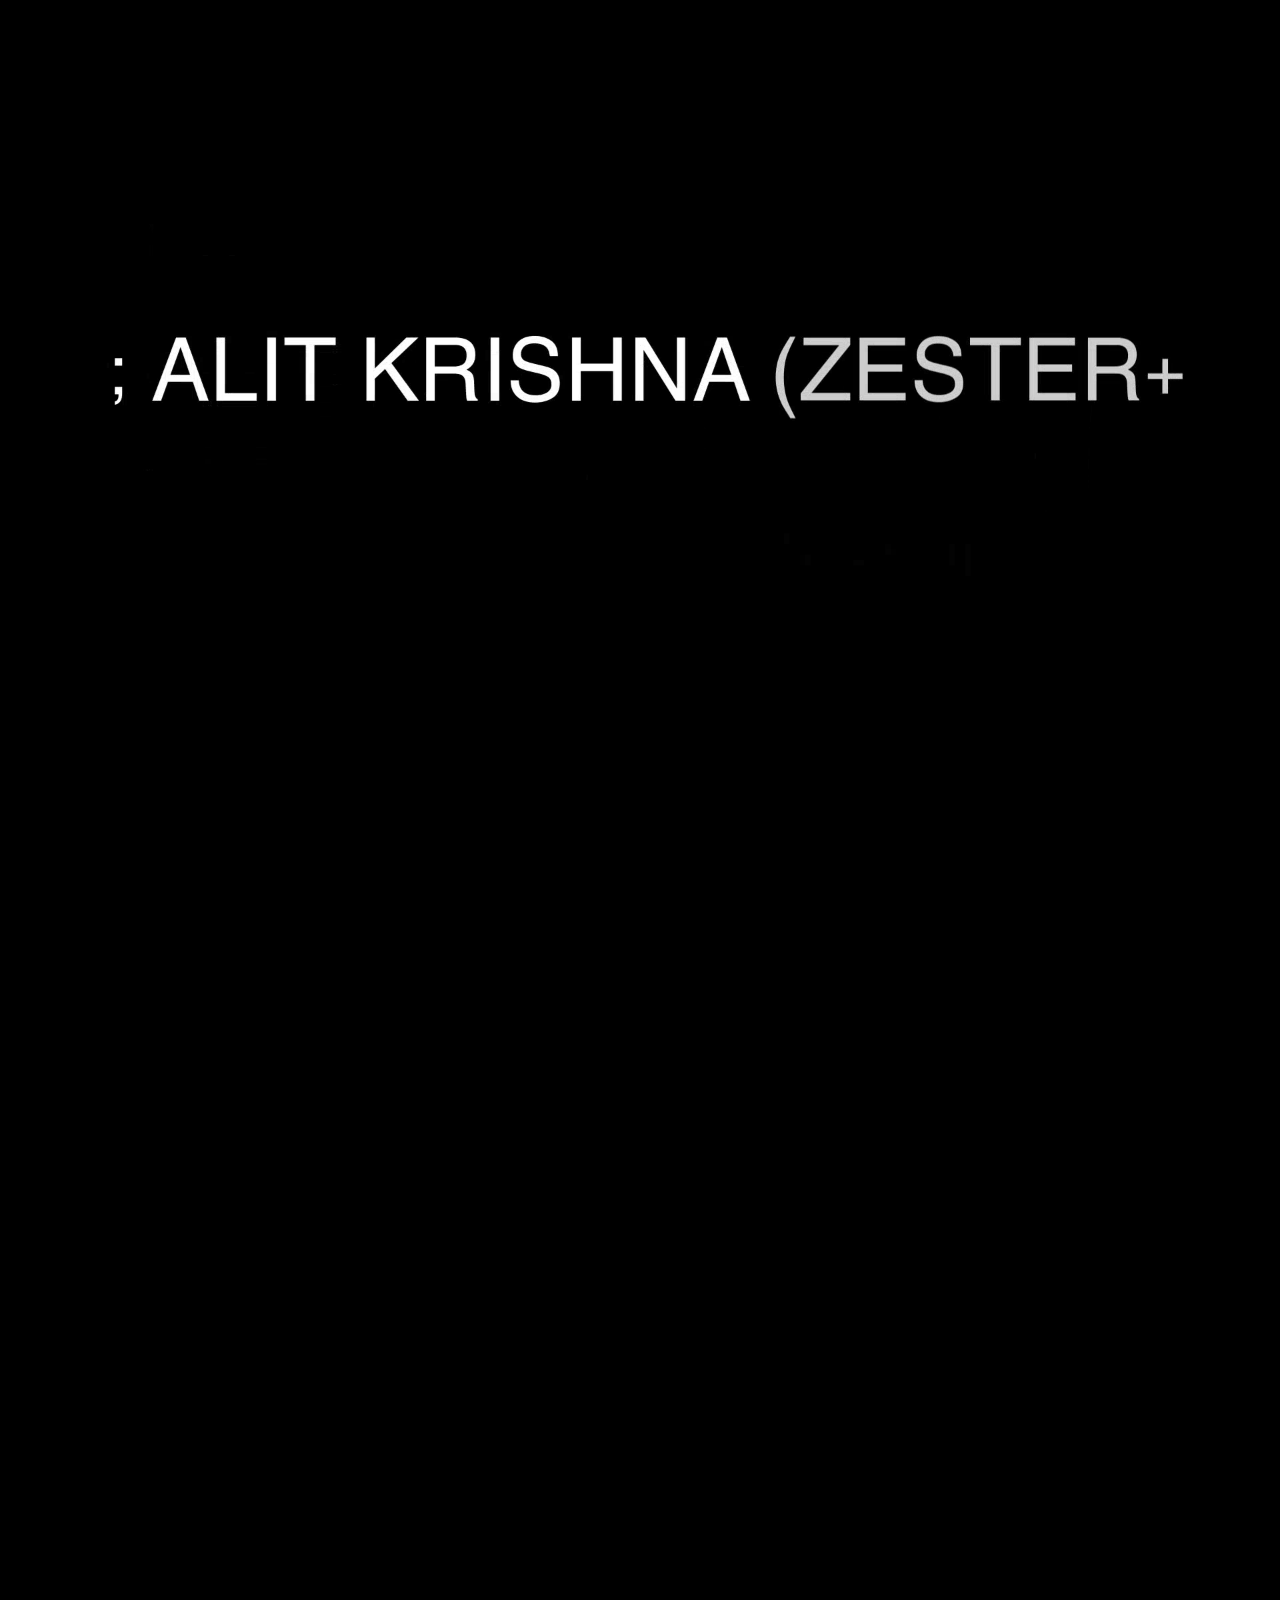
<file: index.html>
<!DOCTYPE html>
<html lang="en">

<head>
  <meta charset="UTF-8" />
  <meta http-equiv="X-UA-Compatible" content="IE=edge" />
  <meta name="viewport" content="width=device-width, initial-scale=1.0" />
  <link rel="stylesheet" href="./style.css" />
  <style>
    @import url("https://fonts.googleapis.com/css2?family=Audiowide&family=Bebas+Neue&display=swap");
  </style>
  <link rel="shortcut icon" href="./favicon.ico">
  <script src="./script.js"></script>
  <title>Lalit Krishna</title>
</head>

<!-- Intro -->

<header>
  <div class="intro" id="intro"></div>
  <div class="navigation">
    <a href="./index.html" class="home-nav">Home</a>
    <a href="./about.html" class="about-nav">About</a>
    <a href="./Skills.html" class="skills-nav">Skills</a>
    <a href="./contact.html" class="contact-nav">Contact</a>
    <span class="mode-toggler">
      <a onclick="LightMode()"><i class="fas fa-sun"><svg class="mode" xmlns="http://www.w3.org/2000/svg" width="24"
            height="24" viewBox="0 0 24 24" fill="none" stroke="currentColor" stroke-width="2" stroke-linecap="round"
            stroke-linejoin="round" class="h-4 w-4 text-gray-800 dark:text-coolGray-200">
            <circle cx="12" cy="12" r="5"></circle>
            <line x1="12" y1="1" x2="12" y2="3"></line>
            <line x1="12" y1="21" x2="12" y2="23"></line>
            <line x1="4.22" y1="4.22" x2="5.64" y2="5.64"></line>
            <line x1="18.36" y1="18.36" x2="19.78" y2="19.78"></line>
            <line x1="1" y1="12" x2="3" y2="12"></line>
            <line x1="21" y1="12" x2="23" y2="12"></line>
            <line x1="4.22" y1="19.78" x2="5.64" y2="18.36"></line>
            <line x1="18.36" y1="5.64" x2="19.78" y2="4.22"></line>
          </svg></i></a>
      <a onclick="LightMode()"><i class="fas fa-moon"><svg class="mode" xmlns="http://www.w3.org/2000/svg" width="24"
            height="24" viewBox="0 0 24 24" fill="none" stroke="currentColor" stroke-width="2" stroke-linecap="round"
            stroke-linejoin="round" class="h-4 w-4 text-gray-800 dark:text-coolGray-200">
            <path d="M21 12.79A9 9 0 1 1 11.21 3 7 7 0 0 0 21 12.79z"></path>
          </svg></i></a>
    </span>
  </div>
  <img class="portrait-img-white" src="./vid/thumb/intro-portrait-white.png" alt="">
  <img class="img-white" src="./vid/thumb/intro-white.png" alt="">
  <!-- <script>
        setTimeout(hideDiv, 6700); //Instead of 10000 put your video's length, in milliseconds  
            function hideDiv() {
                document.getElementById("video-bg-portrait").style.display="none";    
                document.getElementById("video-bg").style.display="none";    
            }
        </script> -->
  <div class="bg-vid">
    <video id="video-bg" class="video-bg" autoplay muted 1>
      <source src="./vid/intro.mp4" type="video/mp4" />
    </video>
    <video id="video-bg-portrait" class="video-bg-portrait" autoplay muted 1>
      <source src="./vid/intro-portrait.mp4" type="video/mp4" />
    </video>
  </div>
</header>

<body>
</body>

<!-- Footer -->
<footer>
  <div id="footer" class="footer">
    <a href="mailto:abhinhibataunga" target="_blank"></a>
    <svg height="100" viewBox="0 0 50 50" width="100" xmlns="http://www.w3.org/2000/svg" class="socials">
      <path
        d="m12 23.403v-.013-13.001l-.12-.089h-.01l-2.73-2.02c-1.67-1.24-4.05-1.18-5.53.28-.99.98-1.61 2.34-1.61 3.85v3.602zm26-.013v.013l10-7.391v-3.602c0-1.49-.6-2.85-1.58-3.83-1.46-1.457-3.765-1.628-5.424-.403l-2.876 2.123-.12.089zm-24 1.478 10.406 7.692c.353.261.836.261 1.189 0l10.405-7.692v-13.001l-11 8.133-11-8.133zm24 1.021v15.111c0 .552.448 1 1 1h6.5c1.381 0 2.5-1.119 2.5-2.5v-21.003zm-26 0-10-7.392v21.003c0 1.381 1.119 2.5 2.5 2.5h6.5c.552 0 1-.448 1-1z" />
    </svg></a>
    <a href="https://www.linkedin.com/in/lalitkrishna/" target="_blank"><svg height="48" viewBox="0 0 24 24" width="48"
        xmlns="http://www.w3.org/2000/svg" class="socials">
        <path
          d="m5 3c-1.105 0-2 .895-2 2v14c0 1.105.895 2 2 2h14c1.105 0 2-.895 2-2v-14c0-1.105-.895-2-2-2zm0 2h14v14h-14zm2.7792969 1.3164062c-.857 0-1.3710938.5151719-1.3710938 1.2011719s.5141563 1.1992188 1.2851563 1.1992188c.857 0 1.3710937-.5132188 1.3710937-1.1992188s-.5141562-1.2011719-1.2851562-1.2011719zm-1.3027344 3.6835938v7h2.5234375v-7zm4.6054685 0v7h2.523438v-3.826172c0-1.139.81264-1.302734 1.05664-1.302734s.896485.244734.896485 1.302734v3.826172h2.441406v-3.826172c0-2.197-.976266-3.173828-2.197266-3.173828s-1.872265.406562-2.197265.976562v-.976562z" />
      </svg></a>
    <a href="https://www.instagram.com/_zester_/" target="_blank">
      <?xml version="1.0"?><svg fill="#000000" xmlns="http://www.w3.org/2000/svg" class="socials" viewBox="0 0 24 24"
        width="48px" height="48px">
        <path
          d="M 8 3 C 5.243 3 3 5.243 3 8 L 3 16 C 3 18.757 5.243 21 8 21 L 16 21 C 18.757 21 21 18.757 21 16 L 21 8 C 21 5.243 18.757 3 16 3 L 8 3 z M 8 5 L 16 5 C 17.654 5 19 6.346 19 8 L 19 16 C 19 17.654 17.654 19 16 19 L 8 19 C 6.346 19 5 17.654 5 16 L 5 8 C 5 6.346 6.346 5 8 5 z M 17 6 A 1 1 0 0 0 16 7 A 1 1 0 0 0 17 8 A 1 1 0 0 0 18 7 A 1 1 0 0 0 17 6 z M 12 7 C 9.243 7 7 9.243 7 12 C 7 14.757 9.243 17 12 17 C 14.757 17 17 14.757 17 12 C 17 9.243 14.757 7 12 7 z M 12 9 C 13.654 9 15 10.346 15 12 C 15 13.654 13.654 15 12 15 C 10.346 15 9 13.654 9 12 C 9 10.346 10.346 9 12 9 z" />
      </svg>
    </a>
    <a href="https://www.twitter.com/zester_1" target="_blank"><svg fill="#000000" xmlns="http://www.w3.org/2000/svg"
        viewBox="0 0 50 50" width="50px" height="50px" class="socials">
        <path
          d="M 34.21875 5.46875 C 28.238281 5.46875 23.375 10.332031 23.375 16.3125 C 23.375 16.671875 23.464844 17.023438 23.5 17.375 C 16.105469 16.667969 9.566406 13.105469 5.125 7.65625 C 4.917969 7.394531 4.597656 7.253906 4.261719 7.277344 C 3.929688 7.300781 3.632813 7.492188 3.46875 7.78125 C 2.535156 9.386719 2 11.234375 2 13.21875 C 2 15.621094 2.859375 17.820313 4.1875 19.625 C 3.929688 19.511719 3.648438 19.449219 3.40625 19.3125 C 3.097656 19.148438 2.726563 19.15625 2.425781 19.335938 C 2.125 19.515625 1.941406 19.839844 1.9375 20.1875 L 1.9375 20.3125 C 1.9375 23.996094 3.84375 27.195313 6.65625 29.15625 C 6.625 29.152344 6.59375 29.164063 6.5625 29.15625 C 6.21875 29.097656 5.871094 29.21875 5.640625 29.480469 C 5.410156 29.742188 5.335938 30.105469 5.4375 30.4375 C 6.554688 33.910156 9.40625 36.5625 12.9375 37.53125 C 10.125 39.203125 6.863281 40.1875 3.34375 40.1875 C 2.582031 40.1875 1.851563 40.148438 1.125 40.0625 C 0.65625 40 0.207031 40.273438 0.0507813 40.71875 C -0.109375 41.164063 0.0664063 41.660156 0.46875 41.90625 C 4.980469 44.800781 10.335938 46.5 16.09375 46.5 C 25.425781 46.5 32.746094 42.601563 37.65625 37.03125 C 42.566406 31.460938 45.125 24.226563 45.125 17.46875 C 45.125 17.183594 45.101563 16.90625 45.09375 16.625 C 46.925781 15.222656 48.5625 13.578125 49.84375 11.65625 C 50.097656 11.285156 50.070313 10.789063 49.777344 10.445313 C 49.488281 10.101563 49 9.996094 48.59375 10.1875 C 48.078125 10.417969 47.476563 10.441406 46.9375 10.625 C 47.648438 9.675781 48.257813 8.652344 48.625 7.5 C 48.75 7.105469 48.613281 6.671875 48.289063 6.414063 C 47.964844 6.160156 47.511719 6.128906 47.15625 6.34375 C 45.449219 7.355469 43.558594 8.066406 41.5625 8.5 C 39.625 6.6875 37.074219 5.46875 34.21875 5.46875 Z M 34.21875 7.46875 C 36.769531 7.46875 39.074219 8.558594 40.6875 10.28125 C 40.929688 10.53125 41.285156 10.636719 41.625 10.5625 C 42.929688 10.304688 44.167969 9.925781 45.375 9.4375 C 44.679688 10.375 43.820313 11.175781 42.8125 11.78125 C 42.355469 12.003906 42.140625 12.53125 42.308594 13.011719 C 42.472656 13.488281 42.972656 13.765625 43.46875 13.65625 C 44.46875 13.535156 45.359375 13.128906 46.3125 12.875 C 45.457031 13.800781 44.519531 14.636719 43.5 15.375 C 43.222656 15.578125 43.070313 15.90625 43.09375 16.25 C 43.109375 16.65625 43.125 17.058594 43.125 17.46875 C 43.125 23.71875 40.726563 30.503906 36.15625 35.6875 C 31.585938 40.871094 24.875 44.5 16.09375 44.5 C 12.105469 44.5 8.339844 43.617188 4.9375 42.0625 C 9.15625 41.738281 13.046875 40.246094 16.1875 37.78125 C 16.515625 37.519531 16.644531 37.082031 16.511719 36.683594 C 16.378906 36.285156 16.011719 36.011719 15.59375 36 C 12.296875 35.941406 9.535156 34.023438 8.0625 31.3125 C 8.117188 31.3125 8.164063 31.3125 8.21875 31.3125 C 9.207031 31.3125 10.183594 31.1875 11.09375 30.9375 C 11.53125 30.808594 11.832031 30.402344 11.816406 29.945313 C 11.800781 29.488281 11.476563 29.097656 11.03125 29 C 7.472656 28.28125 4.804688 25.382813 4.1875 21.78125 C 5.195313 22.128906 6.226563 22.402344 7.34375 22.4375 C 7.800781 22.464844 8.214844 22.179688 8.355469 21.746094 C 8.496094 21.3125 8.324219 20.835938 7.9375 20.59375 C 5.5625 19.003906 4 16.296875 4 13.21875 C 4 12.078125 4.296875 11.03125 4.6875 10.03125 C 9.6875 15.519531 16.6875 19.164063 24.59375 19.5625 C 24.90625 19.578125 25.210938 19.449219 25.414063 19.210938 C 25.617188 18.96875 25.695313 18.648438 25.625 18.34375 C 25.472656 17.695313 25.375 17.007813 25.375 16.3125 C 25.375 11.414063 29.320313 7.46875 34.21875 7.46875 Z" />
      </svg></a>
    <a href="https://www.github.com/zesterlk" target="_blank"><svg fill="#000000" xmlns="http://www.w3.org/2000/svg"
        viewBox="0 0 24 24" width="48px" height="48px" class="socials">
        <path
          d="M10.9,2.1c-4.6,0.5-8.3,4.2-8.8,8.7c-0.5,4.7,2.2,8.9,6.3,10.5C8.7,21.4,9,21.2,9,20.8v-1.6c0,0-0.4,0.1-0.9,0.1 c-1.4,0-2-1.2-2.1-1.9c-0.1-0.4-0.3-0.7-0.6-1C5.1,16.3,5,16.3,5,16.2C5,16,5.3,16,5.4,16c0.6,0,1.1,0.7,1.3,1c0.5,0.8,1.1,1,1.4,1 c0.4,0,0.7-0.1,0.9-0.2c0.1-0.7,0.4-1.4,1-1.8c-2.3-0.5-4-1.8-4-4c0-1.1,0.5-2.2,1.2-3C7.1,8.8,7,8.3,7,7.6c0-0.4,0-0.9,0.2-1.3 C7.2,6.1,7.4,6,7.5,6c0,0,0.1,0,0.1,0C8.1,6.1,9.1,6.4,10,7.3C10.6,7.1,11.3,7,12,7s1.4,0.1,2,0.3c0.9-0.9,2-1.2,2.5-1.3 c0,0,0.1,0,0.1,0c0.2,0,0.3,0.1,0.4,0.3C17,6.7,17,7.2,17,7.6c0,0.8-0.1,1.2-0.2,1.4c0.7,0.8,1.2,1.8,1.2,3c0,2.2-1.7,3.5-4,4 c0.6,0.5,1,1.4,1,2.3v2.6c0,0.3,0.3,0.6,0.7,0.5c3.7-1.5,6.3-5.1,6.3-9.3C22,6.1,16.9,1.4,10.9,2.1z" />
      </svg></a>
    <a href="https://www.hackerrank.com/lalitzest" target="_blank"><svg fill="#000000"
        xmlns="http://www.w3.org/2000/svg" viewBox="0 0 32 32" width="64px" height="64px" class="socials">
        <path
          d="M 15.998047 3 C 14.225047 3 5.5352031 7.9839062 4.6582031 9.5039062 C 3.7802031 11.024906 3.7802031 20.983047 4.6582031 22.498047 C 5.5392031 24.017047 14.229047 29 15.998047 29 C 17.762047 29 26.451938 24.019953 27.335938 22.501953 C 28.222938 20.979953 28.222938 11.014047 27.335938 9.4980469 L 27.335938 9.4960938 C 26.444937 7.9790937 17.756047 3 15.998047 3 z M 15.996094 5.0117188 C 17.693094 5.3647187 24.417703 9.2167656 25.595703 10.509766 C 26.135703 12.150766 26.134703 19.844281 25.595703 21.488281 C 24.425703 22.779281 17.695094 26.636281 15.996094 26.988281 C 14.298094 26.638281 7.5723906 22.783234 6.4003906 21.490234 C 5.8653906 19.842234 5.8653906 12.155766 6.4003906 10.509766 C 7.5693906 9.2167656 14.297094 5.3617187 15.996094 5.0117188 z M 13 9 L 11 11 L 12 11 L 12 21 L 14 21 L 14 17 L 18 17 L 18 21 L 17 21 L 19 23 L 21 21 L 20 21 L 20 12 L 18 12 L 18 15 L 14 15 L 14 11 L 15 11 L 13 9 z" />
      </svg></a>
  </div>

</html>
</file>
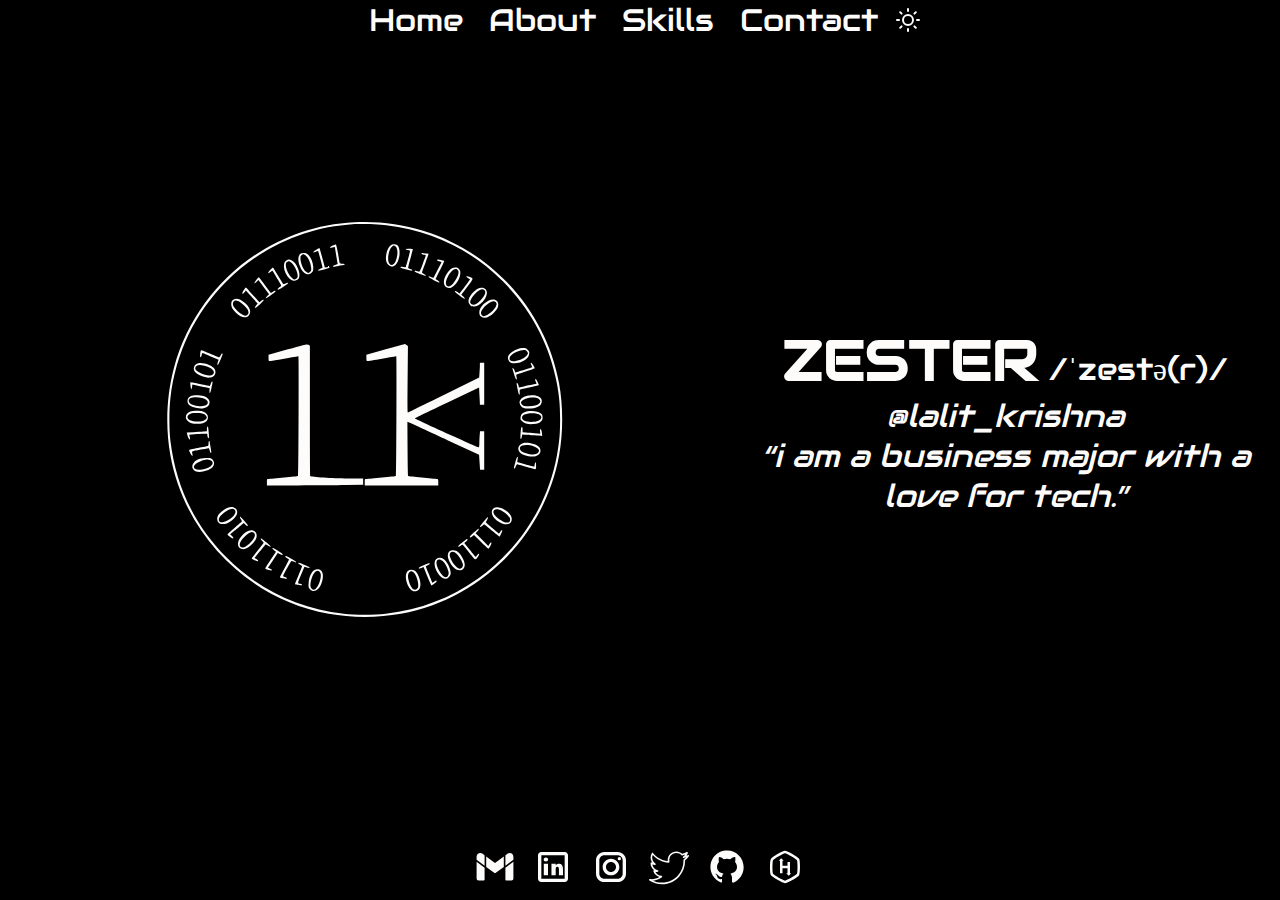
<file: about.html>
<!DOCTYPE html>
<html lang="en">

<head>
    <meta charset="UTF-8" />
    <meta http-equiv="X-UA-Compatible" content="IE=edge" />
    <meta name="viewport" content="width=device-width, initial-scale=1.0" />
    <link rel="stylesheet" href="about.css" />
    <style>
        @import url("https://fonts.googleapis.com/css2?family=Audiowide&family=Bebas+Neue&display=swap");
    </style>
    <link rel="shortcut icon" href="./favicon.ico">
    <script src="./script.js"></script>
    <title>About</title>
</head>
<!-- Intro -->

<header>
    <div class="intro" id="intro"></div>
    <div class="navigation">
        <a href="./index.html" class="home-nav">Home</a>
        <a href="./about.html" class="home-nav">About</a>
        <a href="./Skills.html" class="skills-nav">Skills</a>
        <a href="./contact.html" class="contact-nav">Contact</a>
        <span class="mode-toggler">
            <a onclick="LightMode()"><i class="fas fa-sun"><svg class="mode" xmlns="http://www.w3.org/2000/svg"
                        width="24" height="24" viewBox="0 0 24 24" fill="none" stroke="currentColor" stroke-width="2"
                        stroke-linecap="round" stroke-linejoin="round"
                        class="h-4 w-4 text-gray-800 dark:text-coolGray-200">
                        <circle cx="12" cy="12" r="5"></circle>
                        <line x1="12" y1="1" x2="12" y2="3"></line>
                        <line x1="12" y1="21" x2="12" y2="23"></line>
                        <line x1="4.22" y1="4.22" x2="5.64" y2="5.64"></line>
                        <line x1="18.36" y1="18.36" x2="19.78" y2="19.78"></line>
                        <line x1="1" y1="12" x2="3" y2="12"></line>
                        <line x1="21" y1="12" x2="23" y2="12"></line>
                        <line x1="4.22" y1="19.78" x2="5.64" y2="18.36"></line>
                        <line x1="18.36" y1="5.64" x2="19.78" y2="4.22"></line>
                    </svg></i></a>
            <a onclick="LightMode()"><i class="fas fa-moon"><svg class="mode" xmlns="http://www.w3.org/2000/svg"
                        width="24" height="24" viewBox="0 0 24 24" fill="none" stroke="currentColor" stroke-width="2"
                        stroke-linecap="round" stroke-linejoin="round"
                        class="h-4 w-4 text-gray-800 dark:text-coolGray-200">
                        <path d="M21 12.79A9 9 0 1 1 11.21 3 7 7 0 0 0 21 12.79z"></path>
                    </svg></i></a>
        </span>
    </div>
</header>

<!-- Body -->

<body>
    <div class="content">
        <?xml version="1.0" standalone="no"?>
        <!DOCTYPE svg PUBLIC "-//W3C//DTD SVG 20010904//EN" "http://www.w3.org/TR/2001/REC-SVG-20010904/DTD/svg10.dtd">
        <svg class="logo" version="1.0" xmlns="http://www.w3.org/2000/svg" width="740.000000pt" height="740.000000pt"
            viewBox="0 0 740.000000 740.000000" preserveAspectRatio="xMidYMid meet">
            <metadata>
                Created by potrace 1.16, written by Peter Selinger 2001-2019
            </metadata>
            <g class="logo" transform="translate(0.000000,740.000000) scale(0.100000,-0.100000)" fill="#000000"
                stroke="none">
                <path d="M3495 7359 c-1576 -79 -2920 -1166 -3335 -2697 -138 -510 -161 -1091
    -65 -1620 270 -1479 1448 -2657 2927 -2927 425 -77 911 -77 1336 0 1479 270
    2657 1448 2927 2927 77 425 77 911 0 1336 -132 721 -486 1394 -1010 1917 -734
    735 -1732 1117 -2780 1064z m595 -55 c832 -97 1569 -452 2155 -1039 521 -521
    868 -1177 1000 -1890 44 -242 59 -403 59 -665 0 -262 -15 -423 -59 -665 -169
    -914 -693 -1732 -1463 -2284 -496 -355 -1062 -570 -1702 -647 -199 -24 -581
    -24 -780 0 -850 102 -1576 451 -2165 1041 -590 589 -939 1315 -1041 2165 -24
    199 -24 581 0 780 102 850 451 1576 1041 2165 409 410 890 706 1435 883 304
    99 562 147 935 176 100 8 453 -4 585 -20z" />
                <path d="M3098 6928 c-27 -11 -48 -27 -48 -35 0 -10 6 -13 18 -8 9 3 29 9 43
    12 l26 5 22 -139 c13 -76 25 -148 28 -160 4 -19 -1 -24 -41 -34 -28 -7 -46
    -17 -46 -26 0 -9 7 -12 18 -9 9 3 46 10 82 16 106 17 120 21 120 31 0 5 -20 9
    -44 9 -26 0 -46 5 -49 13 -2 7 -17 88 -32 180 -17 99 -33 167 -39 166 -6 0
    -32 -10 -58 -21z" />
                <path d="M4166 6929 c-36 -29 -63 -84 -77 -161 -17 -92 -6 -153 36 -195 82
    -82 178 -7 205 162 15 97 -5 181 -49 205 -32 17 -86 12 -115 -11z m91 -14 c50
    -35 50 -177 2 -281 -36 -75 -90 -86 -122 -24 -35 68 -2 247 55 296 35 28 37
    29 65 9z" />
                <path d="M2793 6850 c-71 -41 -72 -71 -2 -34 17 8 33 13 36 11 5 -5 83 -295
    83 -308 0 -4 -18 -14 -40 -23 -46 -18 -55 -42 -12 -32 124 30 182 50 182 62 0
    7 -6 12 -12 10 -7 -3 -27 -7 -44 -10 l-32 -5 -48 179 c-26 99 -50 180 -53 180
    -3 0 -30 -14 -58 -30z" />
                <path d="M4450 6861 c0 -5 18 -12 40 -16 22 -4 40 -11 40 -16 0 -10 -79 -301
    -83 -305 -1 -1 -21 1 -44 5 -41 8 -53 6 -53 -9 0 -9 209 -64 216 -57 11 11 -6
    25 -37 32 -17 4 -32 12 -35 19 -2 6 16 85 41 174 25 90 45 168 45 173 0 5 -29
    9 -65 9 -36 0 -65 -4 -65 -9z" />
                <path d="M2507 6779 c-51 -30 -60 -117 -22 -223 30 -86 70 -137 120 -154 33
    -11 43 -10 74 5 49 25 63 55 58 128 -7 83 -41 169 -88 216 -33 33 -45 39 -81
    39 -24 0 -51 -5 -61 -11z m96 -39 c45 -39 88 -137 95 -215 4 -54 2 -65 -17
    -84 -28 -28 -43 -27 -82 6 -44 37 -90 143 -97 219 -4 53 -2 64 17 83 28 28 44
    27 84 -9z" />
                <path d="M4740 6778 c0 -10 14 -18 40 -22 22 -3 40 -9 40 -13 0 -4 -26 -74
    -57 -156 -51 -134 -59 -148 -77 -142 -59 17 -79 18 -74 5 2 -7 20 -19 39 -26
    19 -7 64 -24 102 -38 49 -19 67 -22 67 -13 0 7 -16 21 -35 30 -19 9 -35 21
    -35 27 0 6 27 82 60 169 33 87 60 164 60 170 0 6 -15 11 -34 11 -18 0 -48 3
    -65 6 -24 5 -31 3 -31 -8z" />
                <path d="M2255 6661 c-44 -18 -60 -50 -60 -115 1 -107 81 -240 161 -266 40
    -14 96 7 115 42 45 83 -41 294 -138 334 -36 16 -49 16 -78 5z m84 -56 c47 -43
    100 -147 108 -213 5 -42 2 -53 -16 -71 -11 -11 -27 -21 -35 -21 -60 0 -166
    166 -166 260 0 39 4 52 22 64 32 23 43 20 87 -19z" />
                <path d="M5030 6656 c0 -9 6 -16 14 -16 8 0 26 -4 41 -10 l25 -10 -71 -142
    c-39 -79 -73 -145 -75 -147 -3 -3 -32 6 -76 24 -12 5 -18 3 -18 -7 0 -11 175
    -108 195 -108 3 0 5 6 5 13 0 8 -16 22 -35 33 -19 10 -35 20 -35 21 0 2 36 75
    80 163 44 88 80 164 80 169 0 4 -19 11 -42 15 -24 4 -53 9 -65 13 -17 4 -23 1
    -23 -11z" />
                <path d="M1941 6476 c-51 -52 -48 -80 5 -40 19 15 36 25 38 23 6 -9 144 -236
    154 -255 10 -19 7 -25 -23 -45 -31 -21 -47 -49 -29 -49 4 0 49 26 100 57 61
    37 90 61 84 67 -6 6 -22 4 -46 -8 -20 -9 -40 -13 -44 -9 -7 8 -134 215 -166
    271 -10 17 -21 32 -24 32 -3 0 -25 -20 -49 -44z" />
                <path d="M5289 6497 c-48 -32 -115 -136 -129 -200 -24 -103 26 -169 115 -153
    77 15 173 149 182 255 5 51 3 60 -22 89 -22 27 -34 32 -69 32 -28 0 -55 -8
    -77 -23z m131 -38 c34 -63 -101 -289 -172 -289 -63 0 -75 73 -28 166 71 142
    161 197 200 123z" />
                <path d="M5570 6350 c0 -5 15 -17 33 -26 17 -9 34 -18 35 -20 4 -2 -123 -175
    -174 -236 l-21 -27 -38 26 c-25 17 -40 22 -47 15 -7 -7 19 -32 78 -76 48 -36
    91 -66 96 -66 17 0 7 21 -24 49 l-32 28 112 146 c119 157 118 152 48 181 -44
    18 -66 20 -66 6z" />
                <path d="M1686 6296 c-53 -65 -46 -94 9 -36 l28 30 99 -133 98 -132 -34 -31
    c-18 -18 -30 -37 -27 -43 8 -12 181 112 181 129 0 15 -15 12 -53 -10 l-35 -21
    -108 146 c-60 80 -111 145 -115 145 -4 0 -23 -20 -43 -44z" />
                <path d="M1450 6100 c-39 -61 -31 -90 12 -40 l28 34 72 -79 c40 -44 90 -98
    110 -121 l37 -40 -30 -37 c-17 -21 -25 -38 -19 -42 14 -9 172 137 160 149 -6
    6 -22 -1 -44 -17 l-34 -27 -95 103 c-52 56 -107 117 -122 135 -15 17 -30 32
    -35 32 -4 0 -22 -22 -40 -50z" />
                <path d="M5780 6130 c-19 -10 -56 -40 -82 -67 -90 -93 -111 -174 -62 -232 22
    -27 33 -31 73 -31 106 0 241 143 241 255 0 80 -88 119 -170 75z m122 -27 c10
    -9 18 -27 18 -40 0 -74 -149 -233 -218 -233 -31 0 -62 26 -62 52 0 72 152 238
    218 238 14 0 34 -7 44 -17z" />
                <path d="M1265 5928 c-33 -19 -44 -41 -45 -88 0 -54 22 -93 87 -155 91 -88
    180 -109 234 -56 61 61 26 164 -84 249 -79 61 -143 78 -192 50z m91 -33 c40
    -17 150 -118 170 -157 8 -15 14 -38 14 -52 0 -26 -32 -56 -60 -56 -45 0 -183
    110 -216 172 -18 35 -18 73 2 92 19 20 45 20 90 1z" />
                <path d="M5985 5910 c-103 -51 -175 -142 -175 -221 0 -40 4 -51 31 -73 60 -51
    153 -22 247 77 58 62 72 90 72 147 0 78 -88 113 -175 70z m127 -27 c39 -35 10
    -104 -80 -185 -45 -41 -111 -78 -138 -78 -27 0 -54 30 -54 60 0 38 52 112 113
    158 81 63 125 76 159 45z" />
                <path d="M2268 5007 l-358 -101 0 -58 c0 -49 3 -58 18 -58 9 0 132 20 272 45
    140 25 259 45 263 45 9 0 5 -2206 -5 -2215 -6 -6 -490 -54 -555 -55 -21 0 -23
    -5 -23 -60 l0 -60 573 0 c316 0 716 3 890 7 l317 6 0 59 0 58 -287 0 c-277 1
    -673 26 -691 45 -4 3 -7 547 -7 1207 l0 1200 -25 18 c-25 17 -31 16 -382 -83z" />
                <path d="M4078 5007 l-358 -101 0 -58 c0 -49 3 -58 18 -58 9 0 132 20 272 45
    140 25 259 45 263 45 9 0 5 -2206 -5 -2215 -6 -6 -490 -54 -555 -55 -21 0 -23
    -5 -23 -60 l0 -60 680 0 680 0 0 60 c0 50 -3 60 -17 60 -59 1 -535 49 -541 55
    -4 3 -8 231 -10 506 l-3 498 88 -40 c48 -22 347 -161 663 -307 l575 -267 9
    -138 9 -137 38 0 39 0 0 355 0 355 -39 0 -38 0 -7 -77 c-3 -42 -6 -107 -6
    -144 0 -37 -4 -70 -10 -74 -10 -6 -1180 524 -1180 534 0 3 267 133 593 288
    l592 282 6 -117 c4 -64 7 -136 8 -159 l1 -43 40 0 40 0 0 390 0 390 -40 0 -40
    0 0 -52 c0 -29 -3 -90 -7 -136 l-6 -84 -655 -324 c-360 -178 -660 -324 -665
    -324 -7 0 -8 208 -4 615 l6 614 -27 19 -27 19 -357 -100z" />
                <path d="M6511 5010 c-151 -54 -214 -158 -142 -231 26 -26 36 -29 90 -29 68 0
    142 24 202 66 50 34 71 69 73 117 1 32 -5 44 -32 68 -27 24 -41 29 -85 29 -28
    -1 -76 -10 -106 -20z m182 -42 c23 -27 22 -41 -10 -79 -60 -71 -250 -129 -296
    -90 -61 50 35 146 186 185 61 17 95 12 120 -16z" />
                <path d="M647 4933 c-3 -31 -4 -60 -1 -65 9 -15 22 1 28 37 4 19 10 35 14 35
    5 0 73 -28 153 -63 l146 -62 -15 -43 c-14 -43 -10 -65 7 -46 15 15 89 192 83
    198 -11 12 -19 5 -38 -29 -10 -19 -24 -35 -30 -35 -6 0 -79 29 -162 65 -84 36
    -158 65 -166 65 -9 0 -15 -18 -19 -57z" />
                <path d="M612 4750 c-78 -18 -109 -103 -61 -164 48 -61 199 -114 283 -100 80
    13 117 84 81 154 -35 68 -212 132 -303 110z m111 -46 c139 -36 212 -108 161
    -158 -39 -39 -133 -29 -244 26 -73 37 -99 72 -80 108 22 41 70 48 163 24z" />
                <path d="M6760 4750 c0 -6 7 -25 16 -41 8 -17 14 -32 12 -33 -4 -4 -303 -96
    -310 -96 -3 0 -11 18 -18 40 -13 38 -47 60 -36 23 37 -131 60 -193 71 -193 10
    0 11 10 4 41 -6 23 -7 44 -4 48 4 3 81 29 173 58 112 35 167 56 166 65 -2 20
    -53 98 -64 98 -6 0 -10 -5 -10 -10z" />
                <path d="M6845 4450 c-3 -5 1 -25 9 -44 l15 -35 -72 -16 c-40 -8 -113 -23
    -163 -33 l-91 -19 -11 44 c-11 41 -32 60 -32 29 0 -13 21 -123 35 -183 10 -44
    28 -25 22 23 -3 29 -1 47 7 50 6 2 83 19 171 37 88 18 165 36 172 40 8 5 2 23
    -19 62 -31 58 -33 61 -43 45z" />
                <path d="M841 4370 c-6 -22 -15 -40 -19 -40 -4 0 -85 16 -180 36 -95 20 -175
    35 -177 32 -8 -8 7 -128 16 -128 4 0 11 20 14 44 l7 43 81 -17 c45 -10 117
    -26 160 -35 l78 -17 -3 -42 c-5 -70 15 -55 32 24 30 137 30 140 16 140 -7 0
    -18 -18 -25 -40z" />
                <path d="M474 4146 c-41 -18 -64 -52 -64 -96 0 -69 58 -112 177 -130 142 -22
    233 23 233 115 0 38 -52 90 -111 108 -62 20 -191 22 -235 3z m206 -37 c101
    -22 139 -87 77 -133 -59 -44 -267 -13 -310 45 -24 33 -16 63 21 84 32 17 140
    19 212 4z" />
                <path d="M6697 4149 c-66 -16 -113 -46 -132 -85 -15 -32 -15 -40 -3 -71 20
    -54 55 -75 135 -80 78 -6 179 15 224 48 39 27 56 86 38 125 -21 44 -90 74
    -164 73 -33 -1 -77 -5 -98 -10z m210 -55 c37 -28 40 -58 10 -88 -34 -34 -97
    -50 -199 -51 -82 0 -89 2 -115 27 -23 23 -26 32 -18 54 26 72 250 111 322 58z" />
                <path d="M454 3851 c-50 -23 -74 -55 -74 -99 0 -43 50 -95 105 -111 51 -14
    159 -14 209 0 128 36 128 182 0 218 -64 18 -193 13 -240 -8z m270 -44 c15 -10
    32 -29 38 -43 10 -21 8 -28 -12 -49 -29 -31 -77 -45 -153 -45 -112 0 -187 34
    -187 84 0 27 27 54 66 66 50 16 217 7 248 -13z" />
                <path d="M6700 3861 c-42 -9 -92 -34 -109 -55 -7 -8 -15 -33 -18 -55 -5 -36
    -2 -44 29 -75 42 -42 122 -61 211 -51 74 8 105 20 140 53 21 20 27 35 27 70 0
    36 -5 49 -30 72 -46 43 -153 60 -250 41z m210 -56 c66 -34 62 -86 -8 -118 -63
    -28 -199 -29 -255 -3 -57 28 -63 78 -14 111 55 36 216 42 277 10z" />
                <path d="M770 3536 l0 -43 -67 -7 c-38 -3 -121 -9 -186 -13 l-119 -6 6 -28 c8
    -44 34 -99 45 -99 13 0 14 15 2 57 l-9 31 96 8 c54 4 129 8 167 8 l70 1 5 -39
    c3 -22 11 -41 18 -44 11 -3 12 14 7 89 -4 52 -9 102 -12 112 -9 33 -23 17 -23
    -27z" />
                <path d="M6576 3493 c-9 -106 -8 -143 4 -143 5 0 13 18 16 40 l7 40 46 -1 c25
    0 107 -6 181 -13 74 -7 138 -11 141 -10 3 2 1 30 -4 64 -7 42 -14 60 -25 60
    -11 0 -13 -9 -9 -41 l5 -42 -101 7 c-56 4 -130 9 -164 13 l-63 6 0 48 c0 35
    -4 49 -14 49 -9 0 -15 -22 -20 -77z" />
                <path d="M800 3266 c0 -29 -5 -46 -15 -49 -7 -3 -88 -19 -180 -34 -109 -18
    -165 -32 -165 -40 0 -24 44 -103 58 -103 9 0 11 7 6 23 -4 12 -8 31 -8 42 -1
    20 19 25 282 68 31 6 32 4 43 -39 6 -24 17 -44 24 -44 10 0 8 23 -6 103 -10
    56 -19 105 -19 110 0 4 -4 7 -10 7 -5 0 -10 -20 -10 -44z" />
                <path d="M6615 3270 c-111 -37 -113 -156 -3 -208 64 -32 182 -48 237 -33 90
    25 120 104 66 170 -47 55 -221 96 -300 71z m208 -60 c85 -32 112 -75 73 -115
    -34 -34 -85 -40 -177 -22 -119 23 -176 69 -155 122 18 48 152 55 259 15z" />
                <path d="M6477 2922 c-15 -54 -27 -104 -27 -110 0 -26 19 -10 34 28 9 22 20
    40 24 40 5 0 79 -20 166 -45 87 -25 165 -45 172 -45 10 0 14 17 14 65 0 71
    -15 87 -25 28 -4 -21 -7 -41 -8 -44 -1 -3 -73 15 -160 39 l-157 45 6 36 c4 20
    7 40 8 45 0 5 -4 10 -10 13 -7 2 -22 -36 -37 -95z" />
                <path d="M655 2986 c-62 -19 -100 -42 -129 -76 -45 -54 -30 -126 32 -156 77
    -36 247 2 315 71 42 43 41 106 -3 148 -27 24 -37 27 -103 26 -39 0 -90 -6
    -112 -13z m179 -30 c57 -24 57 -70 0 -115 -37 -29 -146 -61 -208 -61 -141 0
    -123 110 27 159 102 33 135 36 181 17z" />
                <path d="M1133 2066 c-58 -27 -137 -96 -159 -137 -22 -43 -18 -94 10 -126 22
    -25 31 -28 83 -28 46 1 69 7 107 29 144 85 195 188 127 257 -38 37 -94 39
    -168 5z m145 -22 c56 -39 -7 -139 -129 -204 -95 -50 -159 -42 -159 21 0 50
    108 151 198 184 49 18 63 18 90 -1z" />
                <path d="M6088 2075 c-74 -42 -61 -141 30 -220 15 -13 52 -38 83 -55 111 -59
    209 -30 209 62 0 51 -20 87 -73 134 -88 78 -193 111 -249 79z m151 -62 c82
    -49 141 -113 141 -152 0 -63 -51 -77 -135 -37 -92 43 -175 125 -175 172 0 64
    76 72 169 17z" />
                <path d="M1380 1899 c0 -6 9 -24 21 -40 11 -16 18 -33 15 -37 -3 -5 -64 -58
    -136 -118 -71 -60 -130 -114 -130 -120 0 -11 88 -74 103 -74 16 0 5 22 -23 48
    l-30 27 72 60 c39 33 95 79 125 104 l54 44 33 -32 c23 -22 36 -29 41 -21 4 6
    1 19 -7 28 -118 140 -138 159 -138 131z" />
                <path d="M5890 1821 c-35 -43 -66 -83 -68 -90 -7 -20 21 -12 50 16 24 23 29
    24 45 12 10 -7 73 -60 141 -117 68 -57 125 -103 126 -101 2 2 16 28 31 58 32
    64 20 93 -15 37 -12 -20 -24 -36 -26 -36 -7 0 -244 203 -244 209 0 3 9 20 20
    36 20 31 26 55 13 55 -5 -1 -37 -36 -73 -79z" />
                <path d="M5706 1617 c-50 -46 -77 -78 -72 -85 5 -9 17 -4 42 15 l35 26 127
    -126 c70 -70 132 -127 137 -127 16 0 68 101 58 111 -6 6 -19 -3 -34 -25 l-24
    -36 -117 117 -117 117 30 33 c28 33 37 53 22 53 -5 0 -44 -33 -87 -73z" />
                <path d="M1532 1645 c-76 -33 -157 -121 -181 -197 -24 -75 18 -138 92 -138 53
    0 103 29 165 94 88 93 107 173 53 227 -33 33 -75 37 -129 14z m106 -31 c46
    -32 12 -116 -84 -204 -60 -56 -106 -77 -141 -64 -60 21 -46 89 39 180 59 63
    116 103 148 104 9 0 26 -7 38 -16z" />
                <path d="M1766 1502 c-3 -5 8 -22 24 -37 17 -16 30 -32 30 -36 0 -4 -49 -69
    -110 -144 -60 -74 -110 -140 -110 -145 0 -9 84 -50 105 -51 24 -1 13 22 -19
    38 l-36 18 96 120 c53 66 99 124 104 129 4 4 25 -3 46 -18 35 -23 62 -27 49
    -6 -6 10 -142 122 -162 133 -6 4 -14 3 -17 -1z" />
                <path d="M5492 1434 c-55 -44 -80 -70 -73 -77 6 -6 20 -2 39 12 17 11 35 21
    40 21 6 0 61 -63 122 -141 122 -153 116 -150 165 -79 36 52 23 77 -16 30 -16
    -19 -31 -32 -33 -29 -2 2 -49 60 -104 129 l-101 125 35 28 c30 25 37 47 16 47
    -4 0 -44 -30 -90 -66z" />
                <path d="M1985 1329 c-4 -6 -5 -11 -4 -13 2 -1 18 -14 36 -28 l31 -25 -99
    -149 c-54 -82 -99 -154 -99 -160 0 -6 26 -18 58 -27 70 -19 94 -6 34 20 l-42
    18 90 138 90 138 39 -21 c47 -23 51 -24 51 -7 0 6 -17 23 -37 36 -126 81 -142
    90 -148 80z" />
                <path d="M5263 1275 c-66 -46 -38 -180 59 -291 40 -45 77 -64 127 -64 53 0 91
    43 91 103 0 77 -84 218 -150 252 -37 19 -100 19 -127 0z m135 -58 c43 -44 98
    -140 107 -183 9 -48 -15 -84 -55 -84 -43 0 -109 65 -154 149 -37 72 -45 116
    -23 143 28 35 76 26 125 -25z" />
                <path d="M2225 1182 c-11 -11 -4 -21 30 -41 l35 -21 -36 -72 c-20 -40 -58
    -112 -85 -160 -27 -49 -49 -92 -49 -97 0 -9 119 -35 127 -27 10 10 -8 25 -37
    31 -17 4 -30 12 -30 18 0 20 146 282 156 280 5 -1 26 -9 47 -17 32 -14 37 -14
    37 -2 0 15 -185 117 -195 108z" />
                <path d="M5014 1127 c-100 -86 56 -391 185 -362 44 9 81 58 81 105 0 84 -71
    223 -132 260 -45 27 -100 26 -134 -3z m119 -37 c45 -39 107 -163 110 -217 1
    -46 -23 -83 -55 -83 -32 0 -97 70 -134 144 -37 76 -47 144 -24 171 20 24 66
    18 103 -15z" />
                <path d="M2460 1050 c0 -6 16 -18 35 -27 19 -9 35 -22 35 -29 0 -7 -29 -81
    -65 -166 -36 -84 -65 -158 -65 -164 0 -11 117 -30 127 -20 10 10 -9 26 -30 26
    -52 1 -52 10 15 167 l63 150 43 -15 c42 -14 65 -10 46 7 -11 11 -179 81 -193
    81 -6 0 -11 -5 -11 -10z" />
                <path d="M4788 1017 c-58 -23 -98 -45 -98 -53 0 -17 -1 -17 48 0 l40 15 69
    -170 c37 -93 73 -169 79 -169 17 0 94 63 94 77 0 18 -7 16 -46 -8 l-34 -21 -9
    24 c-5 13 -32 78 -60 146 -28 67 -51 126 -51 130 0 5 18 17 40 28 24 11 37 23
    32 30 -5 7 -39 -2 -104 -29z" />
                <path d="M2753 920 c-53 -35 -96 -134 -101 -234 -4 -77 -3 -84 22 -113 65 -77
    166 -30 214 100 40 106 37 201 -7 241 -31 28 -90 30 -128 6z m101 -26 c25 -25
    30 -63 17 -129 -21 -106 -82 -205 -126 -205 -7 0 -23 8 -36 19 -31 25 -31 101
    0 194 38 112 101 165 145 121z" />
                <path d="M4493 912 c-47 -37 -55 -119 -22 -226 27 -90 88 -156 143 -156 70 0
    106 46 106 135 0 92 -58 223 -110 250 -38 20 -90 19 -117 -3z m103 -34 c37
    -33 76 -135 82 -209 4 -62 3 -69 -21 -93 -51 -51 -117 13 -153 149 -22 80 -18
    132 10 160 27 27 46 25 82 -7z" />
            </g>
        </svg>

        <div class="title">
            <h1>ZESTER</h1>
            <p class="pronunciation">/ˈzestə(r)/</p>
            <h2>@lalit_krishna</h2>
            <p class="intro">“i am a business major with a love for tech.”</p>
        </div>
    </div>
</body>

<!-- Footer -->
<footer>
    <div id="footer" class="footer">
        <a href="mailto:abhinhibataunga" target="_blank"></a>
        <svg height="100" viewBox="0 0 50 50" width="100" xmlns="http://www.w3.org/2000/svg" class="socials">
            <path
                d="m12 23.403v-.013-13.001l-.12-.089h-.01l-2.73-2.02c-1.67-1.24-4.05-1.18-5.53.28-.99.98-1.61 2.34-1.61 3.85v3.602zm26-.013v.013l10-7.391v-3.602c0-1.49-.6-2.85-1.58-3.83-1.46-1.457-3.765-1.628-5.424-.403l-2.876 2.123-.12.089zm-24 1.478 10.406 7.692c.353.261.836.261 1.189 0l10.405-7.692v-13.001l-11 8.133-11-8.133zm24 1.021v15.111c0 .552.448 1 1 1h6.5c1.381 0 2.5-1.119 2.5-2.5v-21.003zm-26 0-10-7.392v21.003c0 1.381 1.119 2.5 2.5 2.5h6.5c.552 0 1-.448 1-1z" />
        </svg></a>
        <a href="https://www.linkedin.com/in/lalitkrishna/" target="_blank"><svg height="48" viewBox="0 0 24 24"
                width="48" xmlns="http://www.w3.org/2000/svg" class="socials">
                <path
                    d="m5 3c-1.105 0-2 .895-2 2v14c0 1.105.895 2 2 2h14c1.105 0 2-.895 2-2v-14c0-1.105-.895-2-2-2zm0 2h14v14h-14zm2.7792969 1.3164062c-.857 0-1.3710938.5151719-1.3710938 1.2011719s.5141563 1.1992188 1.2851563 1.1992188c.857 0 1.3710937-.5132188 1.3710937-1.1992188s-.5141562-1.2011719-1.2851562-1.2011719zm-1.3027344 3.6835938v7h2.5234375v-7zm4.6054685 0v7h2.523438v-3.826172c0-1.139.81264-1.302734 1.05664-1.302734s.896485.244734.896485 1.302734v3.826172h2.441406v-3.826172c0-2.197-.976266-3.173828-2.197266-3.173828s-1.872265.406562-2.197265.976562v-.976562z" />
            </svg></a>
        <a href="https://www.instagram.com/_zester_/" target="_blank">
            <?xml version="1.0"?><svg fill="#000000" xmlns="http://www.w3.org/2000/svg" class="socials"
                viewBox="0 0 24 24" width="48px" height="48px">
                <path
                    d="M 8 3 C 5.243 3 3 5.243 3 8 L 3 16 C 3 18.757 5.243 21 8 21 L 16 21 C 18.757 21 21 18.757 21 16 L 21 8 C 21 5.243 18.757 3 16 3 L 8 3 z M 8 5 L 16 5 C 17.654 5 19 6.346 19 8 L 19 16 C 19 17.654 17.654 19 16 19 L 8 19 C 6.346 19 5 17.654 5 16 L 5 8 C 5 6.346 6.346 5 8 5 z M 17 6 A 1 1 0 0 0 16 7 A 1 1 0 0 0 17 8 A 1 1 0 0 0 18 7 A 1 1 0 0 0 17 6 z M 12 7 C 9.243 7 7 9.243 7 12 C 7 14.757 9.243 17 12 17 C 14.757 17 17 14.757 17 12 C 17 9.243 14.757 7 12 7 z M 12 9 C 13.654 9 15 10.346 15 12 C 15 13.654 13.654 15 12 15 C 10.346 15 9 13.654 9 12 C 9 10.346 10.346 9 12 9 z" />
            </svg>
        </a>
        <a href="https://www.twitter.com/zester_1" target="_blank"><svg fill="#000000"
                xmlns="http://www.w3.org/2000/svg" viewBox="0 0 50 50" width="50px" height="50px" class="socials">
                <path
                    d="M 34.21875 5.46875 C 28.238281 5.46875 23.375 10.332031 23.375 16.3125 C 23.375 16.671875 23.464844 17.023438 23.5 17.375 C 16.105469 16.667969 9.566406 13.105469 5.125 7.65625 C 4.917969 7.394531 4.597656 7.253906 4.261719 7.277344 C 3.929688 7.300781 3.632813 7.492188 3.46875 7.78125 C 2.535156 9.386719 2 11.234375 2 13.21875 C 2 15.621094 2.859375 17.820313 4.1875 19.625 C 3.929688 19.511719 3.648438 19.449219 3.40625 19.3125 C 3.097656 19.148438 2.726563 19.15625 2.425781 19.335938 C 2.125 19.515625 1.941406 19.839844 1.9375 20.1875 L 1.9375 20.3125 C 1.9375 23.996094 3.84375 27.195313 6.65625 29.15625 C 6.625 29.152344 6.59375 29.164063 6.5625 29.15625 C 6.21875 29.097656 5.871094 29.21875 5.640625 29.480469 C 5.410156 29.742188 5.335938 30.105469 5.4375 30.4375 C 6.554688 33.910156 9.40625 36.5625 12.9375 37.53125 C 10.125 39.203125 6.863281 40.1875 3.34375 40.1875 C 2.582031 40.1875 1.851563 40.148438 1.125 40.0625 C 0.65625 40 0.207031 40.273438 0.0507813 40.71875 C -0.109375 41.164063 0.0664063 41.660156 0.46875 41.90625 C 4.980469 44.800781 10.335938 46.5 16.09375 46.5 C 25.425781 46.5 32.746094 42.601563 37.65625 37.03125 C 42.566406 31.460938 45.125 24.226563 45.125 17.46875 C 45.125 17.183594 45.101563 16.90625 45.09375 16.625 C 46.925781 15.222656 48.5625 13.578125 49.84375 11.65625 C 50.097656 11.285156 50.070313 10.789063 49.777344 10.445313 C 49.488281 10.101563 49 9.996094 48.59375 10.1875 C 48.078125 10.417969 47.476563 10.441406 46.9375 10.625 C 47.648438 9.675781 48.257813 8.652344 48.625 7.5 C 48.75 7.105469 48.613281 6.671875 48.289063 6.414063 C 47.964844 6.160156 47.511719 6.128906 47.15625 6.34375 C 45.449219 7.355469 43.558594 8.066406 41.5625 8.5 C 39.625 6.6875 37.074219 5.46875 34.21875 5.46875 Z M 34.21875 7.46875 C 36.769531 7.46875 39.074219 8.558594 40.6875 10.28125 C 40.929688 10.53125 41.285156 10.636719 41.625 10.5625 C 42.929688 10.304688 44.167969 9.925781 45.375 9.4375 C 44.679688 10.375 43.820313 11.175781 42.8125 11.78125 C 42.355469 12.003906 42.140625 12.53125 42.308594 13.011719 C 42.472656 13.488281 42.972656 13.765625 43.46875 13.65625 C 44.46875 13.535156 45.359375 13.128906 46.3125 12.875 C 45.457031 13.800781 44.519531 14.636719 43.5 15.375 C 43.222656 15.578125 43.070313 15.90625 43.09375 16.25 C 43.109375 16.65625 43.125 17.058594 43.125 17.46875 C 43.125 23.71875 40.726563 30.503906 36.15625 35.6875 C 31.585938 40.871094 24.875 44.5 16.09375 44.5 C 12.105469 44.5 8.339844 43.617188 4.9375 42.0625 C 9.15625 41.738281 13.046875 40.246094 16.1875 37.78125 C 16.515625 37.519531 16.644531 37.082031 16.511719 36.683594 C 16.378906 36.285156 16.011719 36.011719 15.59375 36 C 12.296875 35.941406 9.535156 34.023438 8.0625 31.3125 C 8.117188 31.3125 8.164063 31.3125 8.21875 31.3125 C 9.207031 31.3125 10.183594 31.1875 11.09375 30.9375 C 11.53125 30.808594 11.832031 30.402344 11.816406 29.945313 C 11.800781 29.488281 11.476563 29.097656 11.03125 29 C 7.472656 28.28125 4.804688 25.382813 4.1875 21.78125 C 5.195313 22.128906 6.226563 22.402344 7.34375 22.4375 C 7.800781 22.464844 8.214844 22.179688 8.355469 21.746094 C 8.496094 21.3125 8.324219 20.835938 7.9375 20.59375 C 5.5625 19.003906 4 16.296875 4 13.21875 C 4 12.078125 4.296875 11.03125 4.6875 10.03125 C 9.6875 15.519531 16.6875 19.164063 24.59375 19.5625 C 24.90625 19.578125 25.210938 19.449219 25.414063 19.210938 C 25.617188 18.96875 25.695313 18.648438 25.625 18.34375 C 25.472656 17.695313 25.375 17.007813 25.375 16.3125 C 25.375 11.414063 29.320313 7.46875 34.21875 7.46875 Z" />
            </svg></a>
        <a href="https://www.github.com/zesterlk" target="_blank"><svg fill="#000000" xmlns="http://www.w3.org/2000/svg"
                viewBox="0 0 24 24" width="48px" height="48px" class="socials">
                <path
                    d="M10.9,2.1c-4.6,0.5-8.3,4.2-8.8,8.7c-0.5,4.7,2.2,8.9,6.3,10.5C8.7,21.4,9,21.2,9,20.8v-1.6c0,0-0.4,0.1-0.9,0.1 c-1.4,0-2-1.2-2.1-1.9c-0.1-0.4-0.3-0.7-0.6-1C5.1,16.3,5,16.3,5,16.2C5,16,5.3,16,5.4,16c0.6,0,1.1,0.7,1.3,1c0.5,0.8,1.1,1,1.4,1 c0.4,0,0.7-0.1,0.9-0.2c0.1-0.7,0.4-1.4,1-1.8c-2.3-0.5-4-1.8-4-4c0-1.1,0.5-2.2,1.2-3C7.1,8.8,7,8.3,7,7.6c0-0.4,0-0.9,0.2-1.3 C7.2,6.1,7.4,6,7.5,6c0,0,0.1,0,0.1,0C8.1,6.1,9.1,6.4,10,7.3C10.6,7.1,11.3,7,12,7s1.4,0.1,2,0.3c0.9-0.9,2-1.2,2.5-1.3 c0,0,0.1,0,0.1,0c0.2,0,0.3,0.1,0.4,0.3C17,6.7,17,7.2,17,7.6c0,0.8-0.1,1.2-0.2,1.4c0.7,0.8,1.2,1.8,1.2,3c0,2.2-1.7,3.5-4,4 c0.6,0.5,1,1.4,1,2.3v2.6c0,0.3,0.3,0.6,0.7,0.5c3.7-1.5,6.3-5.1,6.3-9.3C22,6.1,16.9,1.4,10.9,2.1z" />
            </svg></a>
        <a href="https://www.hackerrank.com/lalitzest" target="_blank"><svg fill="#000000"
                xmlns="http://www.w3.org/2000/svg" viewBox="0 0 32 32" width="64px" height="64px" class="socials">
                <path
                    d="M 15.998047 3 C 14.225047 3 5.5352031 7.9839062 4.6582031 9.5039062 C 3.7802031 11.024906 3.7802031 20.983047 4.6582031 22.498047 C 5.5392031 24.017047 14.229047 29 15.998047 29 C 17.762047 29 26.451938 24.019953 27.335938 22.501953 C 28.222938 20.979953 28.222938 11.014047 27.335938 9.4980469 L 27.335938 9.4960938 C 26.444937 7.9790937 17.756047 3 15.998047 3 z M 15.996094 5.0117188 C 17.693094 5.3647187 24.417703 9.2167656 25.595703 10.509766 C 26.135703 12.150766 26.134703 19.844281 25.595703 21.488281 C 24.425703 22.779281 17.695094 26.636281 15.996094 26.988281 C 14.298094 26.638281 7.5723906 22.783234 6.4003906 21.490234 C 5.8653906 19.842234 5.8653906 12.155766 6.4003906 10.509766 C 7.5693906 9.2167656 14.297094 5.3617187 15.996094 5.0117188 z M 13 9 L 11 11 L 12 11 L 12 21 L 14 21 L 14 17 L 18 17 L 18 21 L 17 21 L 19 23 L 21 21 L 20 21 L 20 12 L 18 12 L 18 15 L 14 15 L 14 11 L 15 11 L 13 9 z" />
            </svg></a>
    </div>
</footer>

</html>
</file>
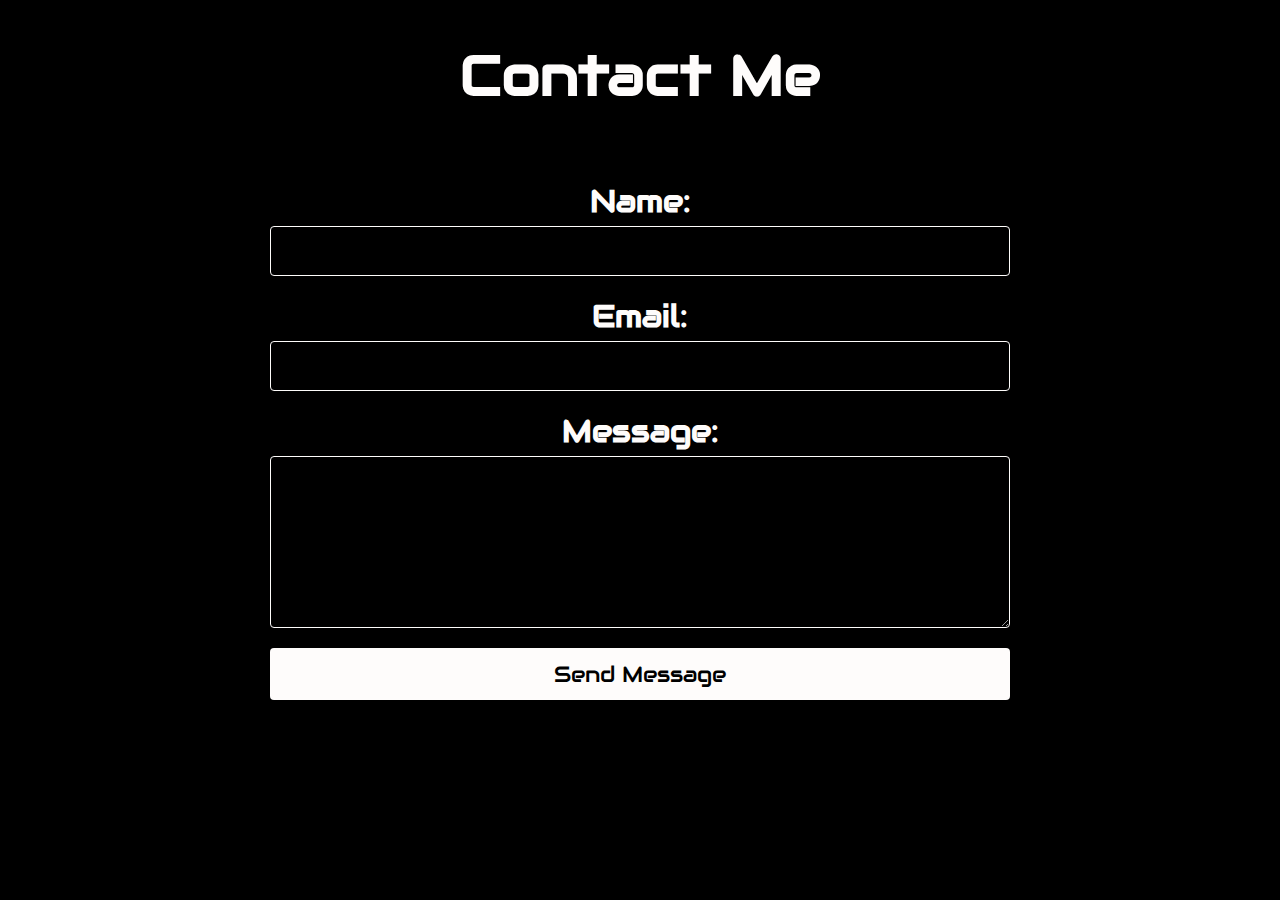
<file: contact.html>
<!DOCTYPE html>
<html lang="en">

<head>
    <meta charset="UTF-8">
    <meta name="viewport" content="width=device-width, initial-scale=1.0">
    <title>Contact - Lalit Krishna</title>
    <link rel="stylesheet" href="style.css">
    <link rel="stylesheet" href="contact.css">
    <link href="https://fonts.googleapis.com/css2?family=Audiowide&family=Bebas+Neue&display=swap" rel="stylesheet">
</head>

<body>
    <header>
        <nav class="navigation">
            <a href="index.html" class="home-nav">Home</a>
            <a href="about.html" class="about-nav">About</a>
            <a href="Skills.html" class="skills-nav">Skills</a>
            <a href="contact.html" class="contact-nav">Contact</a>
            <button onclick="LightMode()" class="mode">
                <i class="fas fa-moon"></i>
                <i class="fas fa-sun"></i>
            </button>
        </nav>
    </header>

    <main id="main-content">
        <h1>Contact Me</h1>
        <section class="contact-container">
            <form id="contact-form" action="https://formspree.io/f/your-formspree-id" method="POST">
                <div class="form-group">
                    <label for="name">Name:</label>
                    <input type="text" id="name" name="name" required>
                </div>
                <div class="form-group">
                    <label for="email">Email:</label>
                    <input type="email" id="email" name="_replyto" required>
                </div>
                <div class="form-group">
                    <label for="message">Message:</label>
                    <textarea id="message" name="message" required></textarea>
                </div>
                <button type="submit">Send Message</button>
            </form>
        </section>
    </main>

    <footer id="footer">
        <!-- Add your social media links here -->
    </footer>

    <script src="script.js"></script>
    <script src="contact.js"></script>
</body>

</html>
</file>
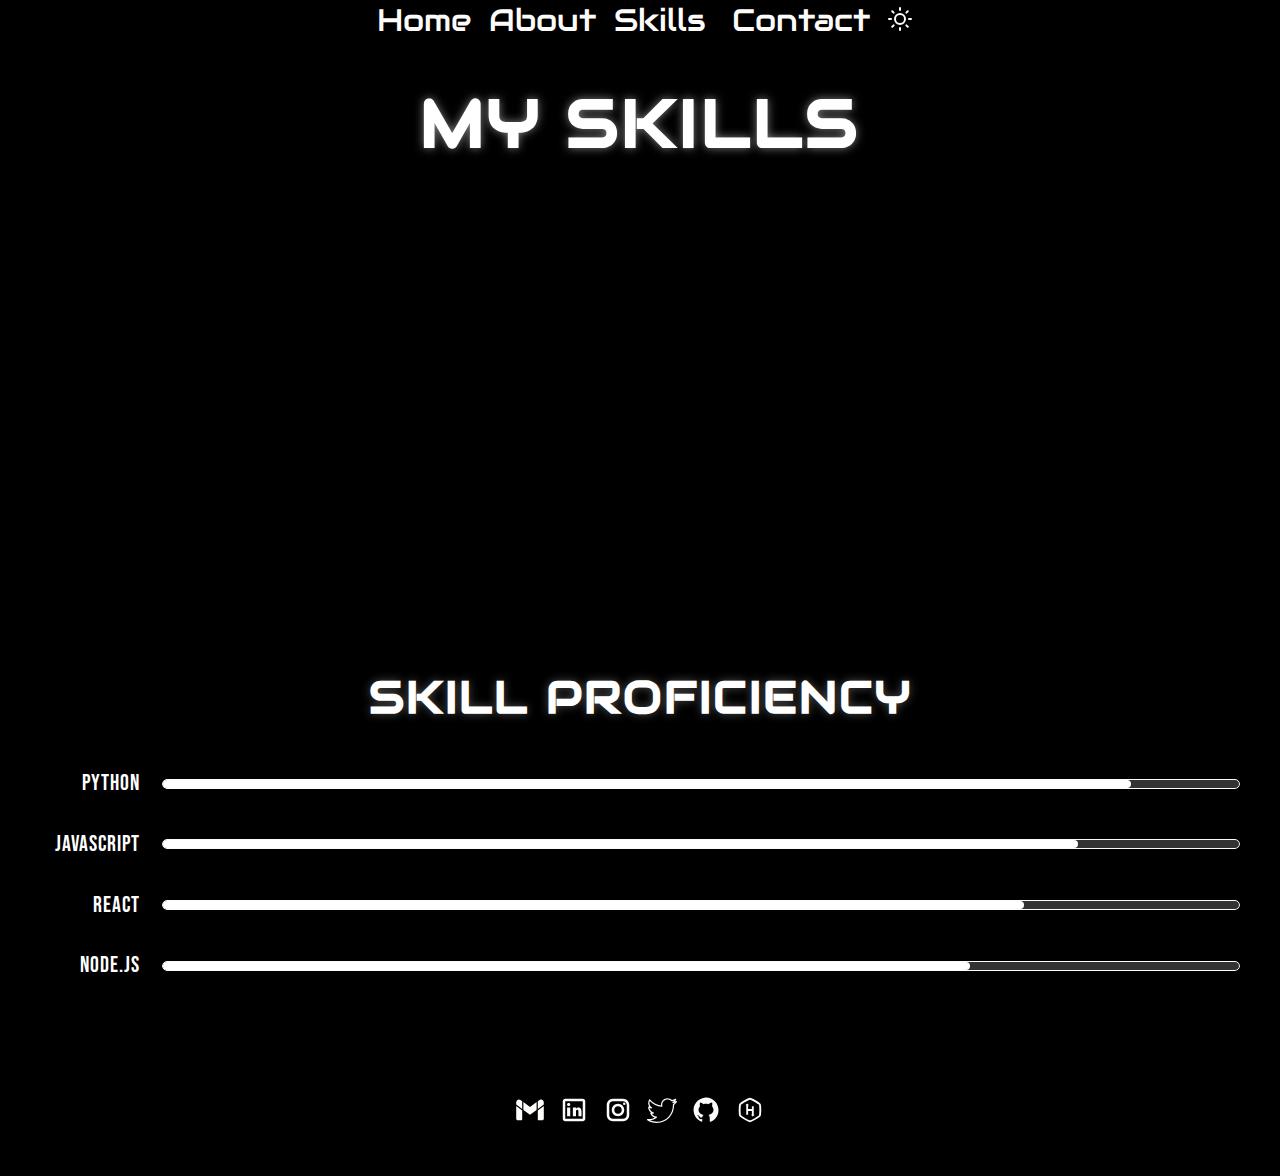
<file: Skills.html>
<!DOCTYPE html>
<html lang="en">

<head>
  <meta charset="UTF-8" />
  <meta http-equiv="X-UA-Compatible" content="IE=edge" />
  <meta name="viewport" content="width=device-width, initial-scale=1.0" />
  <link rel="stylesheet" href="./Skills.css" />
  <style>
    @import url("https://fonts.googleapis.com/css2?family=Audiowide&family=Bebas+Neue&display=swap");
  </style>
  <script src="./script.js"></script>
  <title>Lalit Krishna</title>
</head>

<!-- Intro -->

<header>
  <div class="intro" id="intro"></div>
  <div class="navigation">
    <a href="./index.html" class="home-nav">Home</a>
    <a href="./about.html" class="about-nav">About</a>
    <a href="#intro" class="skills-nav">Skills</a>
    <a href="./contact.html" class="contact-nav">Contact</a>
    <span class="mode-toggler">
      <a onclick="LightMode()"><i class="fas fa-sun"><svg class="mode" xmlns="http://www.w3.org/2000/svg" width="24"
            height="24" viewBox="0 0 24 24" fill="none" stroke="currentColor" stroke-width="2" stroke-linecap="round"
            stroke-linejoin="round" class="h-4 w-4 text-gray-800 dark:text-coolGray-200">
            <circle cx="12" cy="12" r="5"></circle>
            <line x1="12" y1="1" x2="12" y2="3"></line>
            <line x1="12" y1="21" x2="12" y2="23"></line>
            <line x1="4.22" y1="4.22" x2="5.64" y2="5.64"></line>
            <line x1="18.36" y1="18.36" x2="19.78" y2="19.78"></line>
            <line x1="1" y1="12" x2="3" y2="12"></line>
            <line x1="21" y1="12" x2="23" y2="12"></line>
            <line x1="4.22" y1="19.78" x2="5.64" y2="18.36"></line>
            <line x1="18.36" y1="5.64" x2="19.78" y2="4.22"></line>
          </svg></i></a>
      <a onclick="LightMode()"><i class="fas fa-moon"><svg class="mode" xmlns="http://www.w3.org/2000/svg" width="24"
            height="24" viewBox="0 0 24 24" fill="none" stroke="currentColor" stroke-width="2" stroke-linecap="round"
            stroke-linejoin="round" class="h-4 w-4 text-gray-800 dark:text-coolGray-200">
            <path d="M21 12.79A9 9 0 1 1 11.21 3 7 7 0 0 0 21 12.79z"></path>
          </svg></i></a>
    </span>
  </div>
</header>

<!-- Body -->

<main id="main-content">
  <h1>My Skills</h1>

  <section class="skills-container">
    <div class="skill-category">
      <h2>Programming Languages</h2>
      <ul class="skill-list">
        <li><i class="fab fa-python"></i> Python</li>
        <li><i class="fab fa-js-square"></i> JavaScript</li>
        <li><i class="fab fa-java"></i> Java</li>
        <li><i class="fas fa-code"></i> C++</li>
      </ul>
    </div>

    <div class="skill-category">
      <h2>Web Development</h2>
      <ul class="skill-list">
        <li><i class="fab fa-html5"></i> HTML5</li>
        <li><i class="fab fa-css3-alt"></i> CSS3</li>
        <li><i class="fab fa-react"></i> React</li>
        <li><i class="fab fa-node-js"></i> Node.js</li>
      </ul>
    </div>

    <div class="skill-category">
      <h2>Tools & Technologies</h2>
      <ul class="skill-list">
        <li><i class="fab fa-git-alt"></i> Git</li>
        <li><i class="fab fa-docker"></i> Docker</li>
        <li><i class="fab fa-aws"></i> AWS</li>
        <li><i class="fas fa-database"></i> SQL</li>
      </ul>
    </div>

    <div class="skill-category">
      <h2>Soft Skills</h2>
      <ul class="skill-list">
        <li><i class="fas fa-users"></i> Team Collaboration</li>
        <li><i class="fas fa-tasks"></i> Project Management</li>
        <li><i class="fas fa-comments"></i> Communication</li>
        <li><i class="fas fa-lightbulb"></i> Problem Solving</li>
      </ul>
    </div>
  </section>

  <section class="skill-meter">
    <h2>Skill Proficiency</h2>
    <div class="meter">
      <label>Python</label>
      <progress value="90" max="100"></progress>
    </div>
    <div class="meter">
      <label>JavaScript</label>
      <progress value="85" max="100"></progress>
    </div>
    <div class="meter">
      <label>React</label>
      <progress value="80" max="100"></progress>
    </div>
    <div class="meter">
      <label>Node.js</label>
      <progress value="75" max="100"></progress>
    </div>
  </section>
</main>

<!-- Footer -->
<footer>
  <div id="footer" class="footer">
    <a href="mailto:abhinhibataunga" target="_blank"></a>
    <svg height="100" viewBox="0 0 50 50" width="100" xmlns="http://www.w3.org/2000/svg" class="socials">
      <path
        d="m12 23.403v-.013-13.001l-.12-.089h-.01l-2.73-2.02c-1.67-1.24-4.05-1.18-5.53.28-.99.98-1.61 2.34-1.61 3.85v3.602zm26-.013v.013l10-7.391v-3.602c0-1.49-.6-2.85-1.58-3.83-1.46-1.457-3.765-1.628-5.424-.403l-2.876 2.123-.12.089zm-24 1.478 10.406 7.692c.353.261.836.261 1.189 0l10.405-7.692v-13.001l-11 8.133-11-8.133zm24 1.021v15.111c0 .552.448 1 1 1h6.5c1.381 0 2.5-1.119 2.5-2.5v-21.003zm-26 0-10-7.392v21.003c0 1.381 1.119 2.5 2.5 2.5h6.5c.552 0 1-.448 1-1z" />
    </svg></a>
    <a href="https://www.linkedin.com/in/lalitkrishna/" target="_blank"><svg height="48" viewBox="0 0 24 24" width="48"
        xmlns="http://www.w3.org/2000/svg" class="socials">
        <path
          d="m5 3c-1.105 0-2 .895-2 2v14c0 1.105.895 2 2 2h14c1.105 0 2-.895 2-2v-14c0-1.105-.895-2-2-2zm0 2h14v14h-14zm2.7792969 1.3164062c-.857 0-1.3710938.5151719-1.3710938 1.2011719s.5141563 1.1992188 1.2851563 1.1992188c.857 0 1.3710937-.5132188 1.3710937-1.1992188s-.5141562-1.2011719-1.2851562-1.2011719zm-1.3027344 3.6835938v7h2.5234375v-7zm4.6054685 0v7h2.523438v-3.826172c0-1.139.81264-1.302734 1.05664-1.302734s.896485.244734.896485 1.302734v3.826172h2.441406v-3.826172c0-2.197-.976266-3.173828-2.197266-3.173828s-1.872265.406562-2.197265.976562v-.976562z" />
      </svg></a>
    <a href="https://www.instagram.com/_zester_/" target="_blank">
      <?xml version="1.0"?><svg fill="#000000" xmlns="http://www.w3.org/2000/svg" class="socials" viewBox="0 0 24 24"
        width="48px" height="48px">
        <path
          d="M 8 3 C 5.243 3 3 5.243 3 8 L 3 16 C 3 18.757 5.243 21 8 21 L 16 21 C 18.757 21 21 18.757 21 16 L 21 8 C 21 5.243 18.757 3 16 3 L 8 3 z M 8 5 L 16 5 C 17.654 5 19 6.346 19 8 L 19 16 C 19 17.654 17.654 19 16 19 L 8 19 C 6.346 19 5 17.654 5 16 L 5 8 C 5 6.346 6.346 5 8 5 z M 17 6 A 1 1 0 0 0 16 7 A 1 1 0 0 0 17 8 A 1 1 0 0 0 18 7 A 1 1 0 0 0 17 6 z M 12 7 C 9.243 7 7 9.243 7 12 C 7 14.757 9.243 17 12 17 C 14.757 17 17 14.757 17 12 C 17 9.243 14.757 7 12 7 z M 12 9 C 13.654 9 15 10.346 15 12 C 15 13.654 13.654 15 12 15 C 10.346 15 9 13.654 9 12 C 9 10.346 10.346 9 12 9 z" />
      </svg>
    </a>
    <a href="https://www.twitter.com/zester_1" target="_blank"><svg fill="#000000" xmlns="http://www.w3.org/2000/svg"
        viewBox="0 0 50 50" width="50px" height="50px" class="socials">
        <path
          d="M 34.21875 5.46875 C 28.238281 5.46875 23.375 10.332031 23.375 16.3125 C 23.375 16.671875 23.464844 17.023438 23.5 17.375 C 16.105469 16.667969 9.566406 13.105469 5.125 7.65625 C 4.917969 7.394531 4.597656 7.253906 4.261719 7.277344 C 3.929688 7.300781 3.632813 7.492188 3.46875 7.78125 C 2.535156 9.386719 2 11.234375 2 13.21875 C 2 15.621094 2.859375 17.820313 4.1875 19.625 C 3.929688 19.511719 3.648438 19.449219 3.40625 19.3125 C 3.097656 19.148438 2.726563 19.15625 2.425781 19.335938 C 2.125 19.515625 1.941406 19.839844 1.9375 20.1875 L 1.9375 20.3125 C 1.9375 23.996094 3.84375 27.195313 6.65625 29.15625 C 6.625 29.152344 6.59375 29.164063 6.5625 29.15625 C 6.21875 29.097656 5.871094 29.21875 5.640625 29.480469 C 5.410156 29.742188 5.335938 30.105469 5.4375 30.4375 C 6.554688 33.910156 9.40625 36.5625 12.9375 37.53125 C 10.125 39.203125 6.863281 40.1875 3.34375 40.1875 C 2.582031 40.1875 1.851563 40.148438 1.125 40.0625 C 0.65625 40 0.207031 40.273438 0.0507813 40.71875 C -0.109375 41.164063 0.0664063 41.660156 0.46875 41.90625 C 4.980469 44.800781 10.335938 46.5 16.09375 46.5 C 25.425781 46.5 32.746094 42.601563 37.65625 37.03125 C 42.566406 31.460938 45.125 24.226563 45.125 17.46875 C 45.125 17.183594 45.101563 16.90625 45.09375 16.625 C 46.925781 15.222656 48.5625 13.578125 49.84375 11.65625 C 50.097656 11.285156 50.070313 10.789063 49.777344 10.445313 C 49.488281 10.101563 49 9.996094 48.59375 10.1875 C 48.078125 10.417969 47.476563 10.441406 46.9375 10.625 C 47.648438 9.675781 48.257813 8.652344 48.625 7.5 C 48.75 7.105469 48.613281 6.671875 48.289063 6.414063 C 47.964844 6.160156 47.511719 6.128906 47.15625 6.34375 C 45.449219 7.355469 43.558594 8.066406 41.5625 8.5 C 39.625 6.6875 37.074219 5.46875 34.21875 5.46875 Z M 34.21875 7.46875 C 36.769531 7.46875 39.074219 8.558594 40.6875 10.28125 C 40.929688 10.53125 41.285156 10.636719 41.625 10.5625 C 42.929688 10.304688 44.167969 9.925781 45.375 9.4375 C 44.679688 10.375 43.820313 11.175781 42.8125 11.78125 C 42.355469 12.003906 42.140625 12.53125 42.308594 13.011719 C 42.472656 13.488281 42.972656 13.765625 43.46875 13.65625 C 44.46875 13.535156 45.359375 13.128906 46.3125 12.875 C 45.457031 13.800781 44.519531 14.636719 43.5 15.375 C 43.222656 15.578125 43.070313 15.90625 43.09375 16.25 C 43.109375 16.65625 43.125 17.058594 43.125 17.46875 C 43.125 23.71875 40.726563 30.503906 36.15625 35.6875 C 31.585938 40.871094 24.875 44.5 16.09375 44.5 C 12.105469 44.5 8.339844 43.617188 4.9375 42.0625 C 9.15625 41.738281 13.046875 40.246094 16.1875 37.78125 C 16.515625 37.519531 16.644531 37.082031 16.511719 36.683594 C 16.378906 36.285156 16.011719 36.011719 15.59375 36 C 12.296875 35.941406 9.535156 34.023438 8.0625 31.3125 C 8.117188 31.3125 8.164063 31.3125 8.21875 31.3125 C 9.207031 31.3125 10.183594 31.1875 11.09375 30.9375 C 11.53125 30.808594 11.832031 30.402344 11.816406 29.945313 C 11.800781 29.488281 11.476563 29.097656 11.03125 29 C 7.472656 28.28125 4.804688 25.382813 4.1875 21.78125 C 5.195313 22.128906 6.226563 22.402344 7.34375 22.4375 C 7.800781 22.464844 8.214844 22.179688 8.355469 21.746094 C 8.496094 21.3125 8.324219 20.835938 7.9375 20.59375 C 5.5625 19.003906 4 16.296875 4 13.21875 C 4 12.078125 4.296875 11.03125 4.6875 10.03125 C 9.6875 15.519531 16.6875 19.164063 24.59375 19.5625 C 24.90625 19.578125 25.210938 19.449219 25.414063 19.210938 C 25.617188 18.96875 25.695313 18.648438 25.625 18.34375 C 25.472656 17.695313 25.375 17.007813 25.375 16.3125 C 25.375 11.414063 29.320313 7.46875 34.21875 7.46875 Z" />
      </svg></a>
    <a href="https://www.github.com/zesterlk" target="_blank"><svg fill="#000000" xmlns="http://www.w3.org/2000/svg"
        viewBox="0 0 24 24" width="48px" height="48px" class="socials">
        <path
          d="M10.9,2.1c-4.6,0.5-8.3,4.2-8.8,8.7c-0.5,4.7,2.2,8.9,6.3,10.5C8.7,21.4,9,21.2,9,20.8v-1.6c0,0-0.4,0.1-0.9,0.1 c-1.4,0-2-1.2-2.1-1.9c-0.1-0.4-0.3-0.7-0.6-1C5.1,16.3,5,16.3,5,16.2C5,16,5.3,16,5.4,16c0.6,0,1.1,0.7,1.3,1c0.5,0.8,1.1,1,1.4,1 c0.4,0,0.7-0.1,0.9-0.2c0.1-0.7,0.4-1.4,1-1.8c-2.3-0.5-4-1.8-4-4c0-1.1,0.5-2.2,1.2-3C7.1,8.8,7,8.3,7,7.6c0-0.4,0-0.9,0.2-1.3 C7.2,6.1,7.4,6,7.5,6c0,0,0.1,0,0.1,0C8.1,6.1,9.1,6.4,10,7.3C10.6,7.1,11.3,7,12,7s1.4,0.1,2,0.3c0.9-0.9,2-1.2,2.5-1.3 c0,0,0.1,0,0.1,0c0.2,0,0.3,0.1,0.4,0.3C17,6.7,17,7.2,17,7.6c0,0.8-0.1,1.2-0.2,1.4c0.7,0.8,1.2,1.8,1.2,3c0,2.2-1.7,3.5-4,4 c0.6,0.5,1,1.4,1,2.3v2.6c0,0.3,0.3,0.6,0.7,0.5c3.7-1.5,6.3-5.1,6.3-9.3C22,6.1,16.9,1.4,10.9,2.1z" />
      </svg></a>
    <a href="https://www.hackerrank.com/lalitzest" target="_blank"><svg fill="#000000"
        xmlns="http://www.w3.org/2000/svg" viewBox="0 0 32 32" width="64px" height="64px" class="socials">
        <path
          d="M 15.998047 3 C 14.225047 3 5.5352031 7.9839062 4.6582031 9.5039062 C 3.7802031 11.024906 3.7802031 20.983047 4.6582031 22.498047 C 5.5392031 24.017047 14.229047 29 15.998047 29 C 17.762047 29 26.451938 24.019953 27.335938 22.501953 C 28.222938 20.979953 28.222938 11.014047 27.335938 9.4980469 L 27.335938 9.4960938 C 26.444937 7.9790937 17.756047 3 15.998047 3 z M 15.996094 5.0117188 C 17.693094 5.3647187 24.417703 9.2167656 25.595703 10.509766 C 26.135703 12.150766 26.134703 19.844281 25.595703 21.488281 C 24.425703 22.779281 17.695094 26.636281 15.996094 26.988281 C 14.298094 26.638281 7.5723906 22.783234 6.4003906 21.490234 C 5.8653906 19.842234 5.8653906 12.155766 6.4003906 10.509766 C 7.5693906 9.2167656 14.297094 5.3617187 15.996094 5.0117188 z M 13 9 L 11 11 L 12 11 L 12 21 L 14 21 L 14 17 L 18 17 L 18 21 L 17 21 L 19 23 L 21 21 L 20 21 L 20 12 L 18 12 L 18 15 L 14 15 L 14 11 L 15 11 L 13 9 z" />
      </svg></a>
  </div>
</footer>

</html>
</file>
<file: style.css>
/* Custom Styles */
:root {
  --bg-color: black;
  --txt-color: #fefcfb;
  --txt-color-opposite: black;
  /* --border-test: 2px solid #fefcfb; */
  --icon-color: #fefcfb;
  --icon-color-opposite: black;
  --fullscreen-vh: 96vh;
  --font-pr: "Audiowide", cursive;
  --font-sec: "Bebas Neue", cursive;
  --display: none;
  --display2: visible;
  --hover-nav-color: #fefcfb;
}

.light-theme {
  --bg-color: #fefcfb;
  --txt-color: black;
  --txt-color-opposite: #fefcfb;
  /* --border-test: 2px solid black; */
  --icon-color: black;
  --icon-color-opposite: #fefcfb;
  --display: visible;
  --display2: none;
  --hover-nav-color: black;
}

/* Cursor */
a:hover,
img:hover {
  cursor: url("./images/Cursor/hand-black.png"), auto;
}
:hover {
  cursor: url("./images/Cursor/cursor-white.png"), auto;
}

.fa-moon {
  display: var(--display);
}
.fa-sun {
  display: var(--display2);
}

/* Root Settings */

h1 {
  font-size: 1.8em;
}

* {
  font-family: var(--font-pr);
  padding: 0;
  margin: 0;
  text-decoration: none;
  font-size: 1.4rem;
  color: var(--txt-color);
  overflow: hidden;
}
.home-nav:hover,
.about-nav:hover,
.skills-nav:hover,
.contact-nav:hover,
.socials:hover {
  color: var(--txt-color-opposite);
  background-color: var(--hover-nav-color);
  fill: var(--icon-color-opposite);
  border-radius: 6%;
}

.home-nav,
.skills-nav,
.contact-nav {
  padding: 0 8px;
}

.mode {
  transform: translateY(1px);
}

.mode:hover {
  /* color: var(--icon-color); */
  fill: var(--icon-color);
}

.navigation {
  opacity: 0;
  z-index: 10;
  position: absolute;
  background: var(--bg-color);
  top: 0%;
  left: 0%;
  right: 0%;
  border: var(--border-test);
}

/* Body definitions */
body {
  background-color: var(--bg-color);
  text-align: center;
}

/* Intro Video */
.portrait-img-white {
  transform: translateY(-4.5em);
  display: none;
  width: 100%;
  height: 100%;
  z-index: 0;
  position: relative;
  padding-bottom: 10em;
}

.img-white {
  display: var(--display);
  position: relative;
  z-index: 0;
  width: 100%;
  height: 100%;
  padding-bottom: 10em;
}

.video-bg {
  position: relative;
  z-index: -10;
  width: 100%;
  height: 100%;
}

.video-bg-portrait {
  position: relative;
  visibility: hidden;
  transform: translateY(-4.5em);
  z-index: -10;
  width: 100%;
  height: 100%;
}

/* footer */

.footer {
  z-index: 10;
  opacity: 0;
  bottom: 0;
  left: 0;
  right: 0;
  width: 100%;
  position: absolute;
  border: var(--border-test);
}

.socials {
  padding: 2px 4px;
  width: 40px;
  height: 40px;
  fill: var(--icon-color);
}

/* Navigation animation */
@keyframes wipe-enter {
  0% {
    transform: scale(0, 0.025);
  }
  50% {
    transform: scale(1, 0.025);
  }
}

@keyframes display {
  from {
    opacity: 0;
  }
  to {
    opacity: 100%;
  }
}

@media (prefers-reduced-motion: no-preference) {
  .navigation,
  #footer {
    animation: wipe-enter 1s 1;
    animation-delay: 6s;
    animation: display 1s 1 forwards;
    animation-delay: 6s;
  }
}

@media all and (orientation: portrait) {
  .video-bg {
    display: none;
    position: relative;
    z-index: -10;
    width: 100%;
    height: 100%;
  }
  .video-bg-portrait {
    visibility: visible;
  }

  .portrait-img-white {
    display: var(--display);
  }

  .img-white {
    display: none;
  }

  * {
    font-size: 1.2rem;
  }
  .socials {
    width: 35px;
    height: 35px;
  }

  .mode {
    transform: translateY(5px);
  }
}
</file>
<file: about.css>
/* Custom Styles */
:root {
  --bg-color: black;
  --txt-color: #fefcfb;
  --txt-color-opposite: black;
  /* --border-test: 2px solid #FEFCFB; */
  --icon-color: #fefcfb;
  --icon-color-opposite: black;
  --fullscreen-vh: 96vh;
  --font-pr: "Audiowide", cursive;
  --font-sec: "Bebas Neue", cursive;
  --display: none;
  --display2: visible;
  --hover-nav-color: #fefcfb;
}

.light-theme {
  --bg-color: #fefcfb;
  --txt-color: black;
  --txt-color-opposite: #fefcfb;
  /* --border-test: 2px solid black; */
  --icon-color: black;
  --icon-color-opposite: #fefcfb;
  --display: visible;
  --display2: none;
  --hover-nav-color: black;
}

/* Cursor */
a:hover,
img:hover {
  cursor: url("./images/Cursor/hand-black.png"), auto;
}
:hover {
  cursor: url("./images/Cursor/cursor-white.png"), auto;
}

.fa-moon {
  display: var(--display);
}
.fa-sun {
  display: var(--display2);
}

/* Root Settings */

h1 {
  font-size: 1.8em;
}

* {
  /* background-color: var(--bg-color); */
  font-family: var(--font-pr);
  padding: 0;
  margin: 0;
  text-decoration: none;
  font-size: 1.4rem;
  color: var(--txt-color);
}

.home-nav:hover,
.skills-nav:hover,
.contact-nav:hover,
.socials:hover {
  color: var(--txt-color-opposite);
  background-color: var(--hover-nav-color);
  fill: var(--icon-color-opposite);
  border-radius: 6%;
}
.socials {
  padding: 8px 0;
}

.home-nav,
.skills-nav,
.contact-nav {
  padding: 0 8px;
}

.mode {
  transform: translateY(1px);
}

.mode:hover {
  /* color: var(--icon-color); */
  fill: var(--icon-color);
}

/* .fa-sun:hover,
.fa-moon:hover {
  border-radius: 6%;
  padding: 0 6px;
} */

/* Needed for Sticky to work for Navigation */
header {
  display: unset;
  z-index: 10;
}

.navigation {
  background-color: var(--bg-color);
  z-index: 10;
  position: relative;
  top: 0%;
  border: var(--border-test);
}

/* Navigation animation
@keyframes wipe-enter {
  0% {
    transform: scale(0, 0.025);
  }
  50% {
    transform: scale(1, 0.025);
  }
}

@media (prefers-reduced-motion: no-preference) {
  .navigation {
    animation: wipe-enter 1s 1;
  }
} */

/* Body definitions */
body {
  text-align: center;
  background-color: var(--bg-color);
}

/* Footer */
#footer {
  clear: both;
  position: absolute;
  bottom: 0;
  left: 0;
  right: 0;
  /* padding: 40px 40px; */
  border: var(--border-test);
}

.socials {
  padding: 4px 4px;
  width: 40px;
  height: 40px;
  fill: var(--icon-color);
}

/* Body */

.content {
  padding: 20vh 0;
  display: flex;
  align-items: center;
}

.title > h1,
.pronunciation {
  display: inline-flex;
}

.title > h2 {
  font-weight: 200;
  font-style: italic;
}

.intro {
  font-style: italic;
}

.logo {
  fill: var(--icon-color);
  max-height: 400px;
}

@media all and (orientation: portrait) {
  * {
    font-size: 1.3rem;
  }

  #footer {
    position: relative;
  }

  .title {
    padding: 0 1rem;
  }

  .logo {
    max-height: 250px;
  }

  .content {
    padding: 4rem 0;
    display: flex;
    flex-wrap: wrap;
    justify-content: center;
    gap: 4rem;
  }
}
</file>
<file: contact.css>
/* Ensure the header doesn't affect layout flow */
header {
  position: relative;
  z-index: 10;
}

/* Main content styles */
main {
  padding-top: 40px; /* Add some space between header and main content */
  max-width: 800px;
  margin: 0 auto;
  padding-left: 20px;
  padding-right: 20px;
}

h1 {
  font-size: 2.5rem;
  text-align: center;
  margin-bottom: 40px;
  color: var(--txt-color); /* Use your existing text color variable */
}

/* Contact form styles */
.contact-container {
  background-color: var(
    --bg-color
  ); /* Use your existing background color variable */
  border-radius: 8px;
  padding: 30px;
  box-shadow: 0 4px 6px rgba(0, 0, 0, 0.1);
}

#contact-form {
  display: flex;
  flex-direction: column;
  gap: 20px;
}

.form-group {
  display: flex;
  flex-direction: column;
}

label {
  margin-bottom: 5px;
  color: var(--txt-color);
  font-weight: bold;
}

input,
textarea {
  padding: 10px;
  border: 1px solid var(--txt-color);
  border-radius: 4px;
  background-color: var(--bg-color);
  color: var(--txt-color);
  font-size: 1rem;
}

textarea {
  min-height: 150px;
  resize: vertical;
}

button[type="submit"] {
  padding: 12px 20px;
  background-color: var(--txt-color);
  color: var(--bg-color);
  border: none;
  border-radius: 4px;
  cursor: pointer;
  font-size: 1rem;
  transition: background-color 0.3s ease;
}

button[type="submit"]:hover {
  opacity: 0.8;
}

/* Responsive design */
@media (max-width: 768px) {
  main {
    padding-top: 20px;
  }

  h1 {
    font-size: 2rem;
  }
}
</file>
<file: Skills.css>
/* Custom Styles */
:root {
  --bg-color: black;
  --txt-color: #fefcfb;
  --txt-color-opposite: black;
  /* --border-test: 2px solid #FEFCFB; */
  --icon-color: #fefcfb;
  --icon-color-opposite: black;
  --fullscreen-vh: 96vh;
  --font-pr: "Audiowide", cursive;
  --font-sec: "Bebas Neue", cursive;
  --display: none;
  --display2: visible;
  --hover-nav-color: #fefcfb;
}

.light-theme {
  --bg-color: #fefcfb;
  --txt-color: black;
  --txt-color-opposite: #fefcfb;
  /* --border-test: 2px solid black; */
  --icon-color: black;
  --icon-color-opposite: #fefcfb;
  --display: visible;
  --display2: none;
  --hover-nav-color: black;
}

/* Cursor */
a:hover,
img:hover {
  cursor: url("./images/Cursor/hand-black.png"), auto;
}
:hover {
  cursor: url("./images/Cursor/cursor-white.png"), auto;
}

.fa-moon {
  display: var(--display);
}
.fa-sun {
  display: var(--display2);
}

/* Root Settings */

h1 {
  font-size: 1.8em;
}

* {
  /* background-color: var(--bg-color); */
  font-family: var(--font-pr);
  padding: 0;
  margin: 0;
  text-decoration: none;
  font-size: 1.4rem;
  color: var(--txt-color);
}

.home-nav:hover,
.skills-nav:hover,
.contact-nav:hover,
.socials:hover {
  color: var(--txt-color-opposite);
  background-color: var(--hover-nav-color);
  fill: var(--icon-color-opposite);
  border-radius: 6%;
}
.socials {
  padding: 8px 0;
}

.home-nav,
.skills-nav,
.contact-nav {
  padding: 0 8px;
}

.mode:hover {
  /* color: var(--icon-color); */
  fill: var(--icon-color);
}

/* .fa-sun:hover,
.fa-moon:hover {
  border-radius: 6%;
  padding: 0 6px;
} */

/* Needed for Sticky to work for Navigation */
header {
  display: unset;
  z-index: 10;
}

.navigation {
  background-color: var(--bg-color);
  z-index: 10;
  position: relative;
  top: 0%;
  border: var(--border-test);
}

/* Navigation animation
@keyframes wipe-enter {
  0% {
    transform: scale(0, 0.025);
  }
  50% {
    transform: scale(1, 0.025);
  }
}

@media (prefers-reduced-motion: no-preference) {
  .navigation {
    animation: wipe-enter 1s 1;
  }
} */

/* Body definitions */
body {
  text-align: center;
  background-color: var(--bg-color);
}

/* Footer */
#footer {
  clear: both;
  position: relative;
  padding: 40px 40px;
  border: var(--border-test);
}

.socials {
  padding: 2px 2px;
  width: 30px;
  height: 30px;
  fill: var(--icon-color);
}

/* Body */

/* Skills */
#skills {
  margin-top: 1em;
  display: flex;
  text-align: center;
}

.panel {
  flex-wrap: wrap;
  gap: 1em;
  justify-content: space-evenly;
}

.panel::after {
  content: "ok";
  background: red;
  position: absolute;
  display: block;
  width: 100px;
  height: 100px;
  transform: translateY(2px);
}

.skills-container {
  display: grid;
  grid-template-columns: repeat(auto-fit, minmax(250px, 1fr));
  gap: 2rem;
  margin-bottom: 3rem;
}

.skill-category {
  background-color: var(--bg-color);
  border: 1px solid var(--txt-color);
  border-radius: 8px;
  padding: 1.5rem;
}

.skill-category h2 {
  font-size: 1.5rem;
  margin-bottom: 1rem;
  color: var(--txt-color);
}

.skill-list {
  list-style-type: none;
  padding: 0;
}

.skill-list li {
  margin-bottom: 0.5rem;
  display: flex;
  align-items: center;
}

.skill-list li i {
  margin-right: 0.5rem;
  color: var(--txt-color);
}

.skill-meter {
  margin-top: 3rem;
}

.skill-meter h2 {
  font-size: 1.5rem;
  margin-bottom: 1rem;
  color: var(--txt-color);
}

.meter {
  margin-bottom: 1rem;
}

.meter label {
  display: inline-block;
  width: 100px;
  margin-right: 1rem;
  color: var(--txt-color);
}

progress {
  width: calc(100% - 120px);
  height: 20px;
  -webkit-appearance: none;
  appearance: none;
}

progress::-webkit-progress-bar {
  background-color: var(--bg-color);
  border-radius: 10px;
}

progress::-webkit-progress-value {
  background-color: var(--txt-color);
  border-radius: 10px;
}

@media (max-width: 768px) {
  .skills-container {
    grid-template-columns: 1fr;
  }

  .meter label {
    display: block;
    width: 100%;
    margin-bottom: 0.5rem;
  }

  progress {
    width: 100%;
  }
}

/* Maintain existing header and footer styles */
header,
footer {
  /* Your existing styles */
}

/* Main content styles */
main {
  max-width: 1200px;
  margin: 0 auto;
  padding: 40px 20px;
}

h1 {
  font-size: 2.5rem;
  text-align: center;
  margin-bottom: 40px;
  color: var(--txt-color);
  text-transform: uppercase;
}

/* Skills grid */
.skills-container {
  display: grid;
  grid-template-columns: repeat(4, 1fr);
  gap: 2rem;
  margin-bottom: 3rem;
}

.skill-category {
  background-color: var(--bg-color);
  border: 1px solid var(--txt-color);
  border-radius: 8px;
  padding: 1.5rem;
}

.skill-category h2 {
  font-size: 1.2rem;
  margin-bottom: 1rem;
  color: var(--txt-color);
  text-align: center;
  text-transform: uppercase;
}

.skill-list {
  list-style-type: none;
  padding: 0;
}

.skill-list li {
  margin-bottom: 0.5rem;
  color: var(--txt-color);
  font-size: 1rem;
  text-align: center;
}

/* Skill Proficiency */
.skill-meter {
  margin-top: 3rem;
}

.skill-meter h2 {
  font-size: 1.8rem;
  margin-bottom: 2rem;
  color: var(--txt-color);
  text-align: center;
  text-transform: uppercase;
}

.meter {
  margin-bottom: 1.5rem;
  display: flex;
  align-items: center;
}

.meter label {
  width: 100px;
  margin-right: 1rem;
  color: var(--txt-color);
  font-size: 1rem;
  text-align: right;
}

progress {
  flex-grow: 1;
  height: 10px;
  -webkit-appearance: none;
  appearance: none;
}

progress::-webkit-progress-bar {
  background-color: var(--bg-color);
  border: 1px solid var(--txt-color);
  border-radius: 5px;
}

progress::-webkit-progress-value {
  background-color: var(--txt-color);
  border-radius: 5px;
}

/* Responsive design */
@media (max-width: 1024px) {
  .skills-container {
    grid-template-columns: repeat(2, 1fr);
  }
}

@media (max-width: 768px) {
  .skills-container {
    grid-template-columns: 1fr;
  }

  h1 {
    font-size: 2rem;
  }

  .skill-category h2 {
    font-size: 1.1rem;
  }

  .skill-meter h2 {
    font-size: 1.5rem;
  }
}

/* Main content styles */
main {
  max-width: 1200px;
  margin: 0 auto;
  padding: 40px 20px;
  background-color: #000;
  color: #fff;
}

h1 {
  font-size: 3rem;
  text-align: center;
  margin-bottom: 40px;
  color: #fff;
  text-transform: uppercase;
  font-family: "Audiowide", cursive;
  letter-spacing: 3px;
  text-shadow: 0 0 10px rgba(255, 255, 255, 0.5);
}

/* Skills grid */
.skills-container {
  display: grid;
  grid-template-columns: repeat(4, 1fr);
  gap: 2rem;
  margin-bottom: 3rem;
}

.skill-category {
  background-color: #111;
  border: 1px solid #333;
  border-radius: 10px;
  padding: 1.5rem;
  transition: all 0.3s ease;
  box-shadow: 0 4px 6px rgba(0, 0, 0, 0.1);
}

.skill-category:hover {
  transform: translateY(-5px);
  box-shadow: 0 6px 12px rgba(255, 255, 255, 0.1);
}

.skill-category h2 {
  font-size: 1.2rem;
  margin-bottom: 1rem;
  color: #fff;
  text-align: center;
  text-transform: uppercase;
  font-family: "Audiowide", cursive;
  letter-spacing: 1px;
}

.skill-list {
  list-style-type: none;
  padding: 0;
}

.skill-list li {
  margin-bottom: 0.5rem;
  color: #ccc;
  font-size: 1rem;
  text-align: center;
  font-family: "Bebas Neue", sans-serif;
  letter-spacing: 1px;
}

/* Skill Proficiency */
.skill-meter {
  margin-top: 3rem;
}

.skill-meter h2 {
  font-size: 2rem;
  margin-bottom: 2rem;
  color: #fff;
  text-align: center;
  text-transform: uppercase;
  font-family: "Audiowide", cursive;
  letter-spacing: 2px;
  text-shadow: 0 0 10px rgba(255, 255, 255, 0.3);
}

.meter {
  margin-bottom: 1.5rem;
  display: flex;
  align-items: center;
}

.meter label {
  width: 100px;
  margin-right: 1rem;
  color: #fff;
  font-size: 1rem;
  text-align: right;
  font-family: "Bebas Neue", sans-serif;
  letter-spacing: 1px;
}

progress {
  flex-grow: 1;
  height: 10px;
  -webkit-appearance: none;
  appearance: none;
  background-color: #333;
  border-radius: 5px;
  overflow: hidden;
}

progress::-webkit-progress-bar {
  background-color: #333;
}

progress::-webkit-progress-value {
  background-color: #fff;
  transition: width 0.5s ease-in-out;
}

/* Hover effect for progress bars */
.meter:hover progress::-webkit-progress-value {
  background-color: #4caf50;
  box-shadow: 0 0 10px rgba(76, 175, 80, 0.5);
}

/* Responsive design */
@media (max-width: 1024px) {
  .skills-container {
    grid-template-columns: repeat(2, 1fr);
  }
}

@media (max-width: 768px) {
  .skills-container {
    grid-template-columns: 1fr;
  }

  h1 {
    font-size: 2.5rem;
  }

  .skill-category h2 {
    font-size: 1.1rem;
  }

  .skill-meter h2 {
    font-size: 1.8rem;
  }
}

/* Animation for skill categories */
@keyframes fadeIn {
  from {
    opacity: 0;
    transform: translateY(20px);
  }
  to {
    opacity: 1;
    transform: translateY(0);
  }
}

.skill-category {
  animation: fadeIn 0.5s ease-out forwards;
  opacity: 0;
}

.skill-category:nth-child(1) {
  animation-delay: 0.1s;
}
.skill-category:nth-child(2) {
  animation-delay: 0.2s;
}
.skill-category:nth-child(3) {
  animation-delay: 0.3s;
}
.skill-category:nth-child(4) {
  animation-delay: 0.4s;
}
</file>
